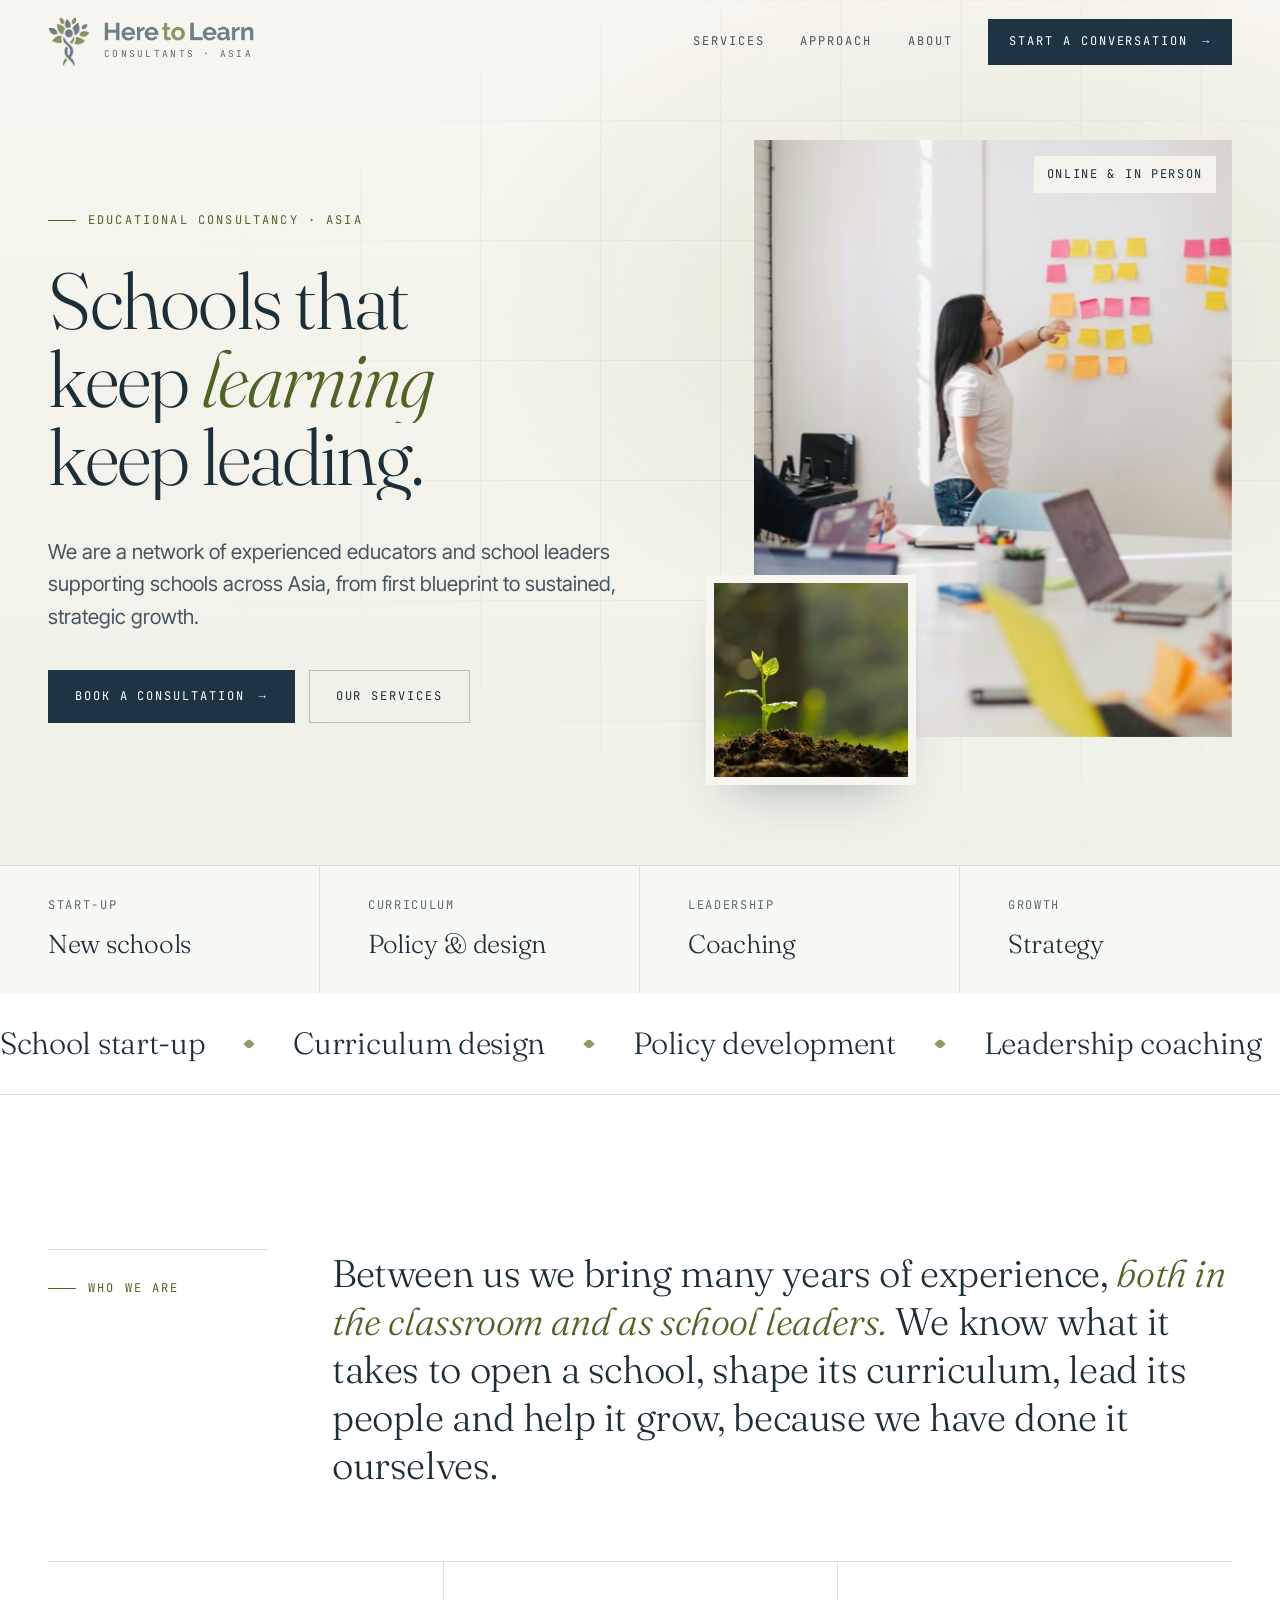
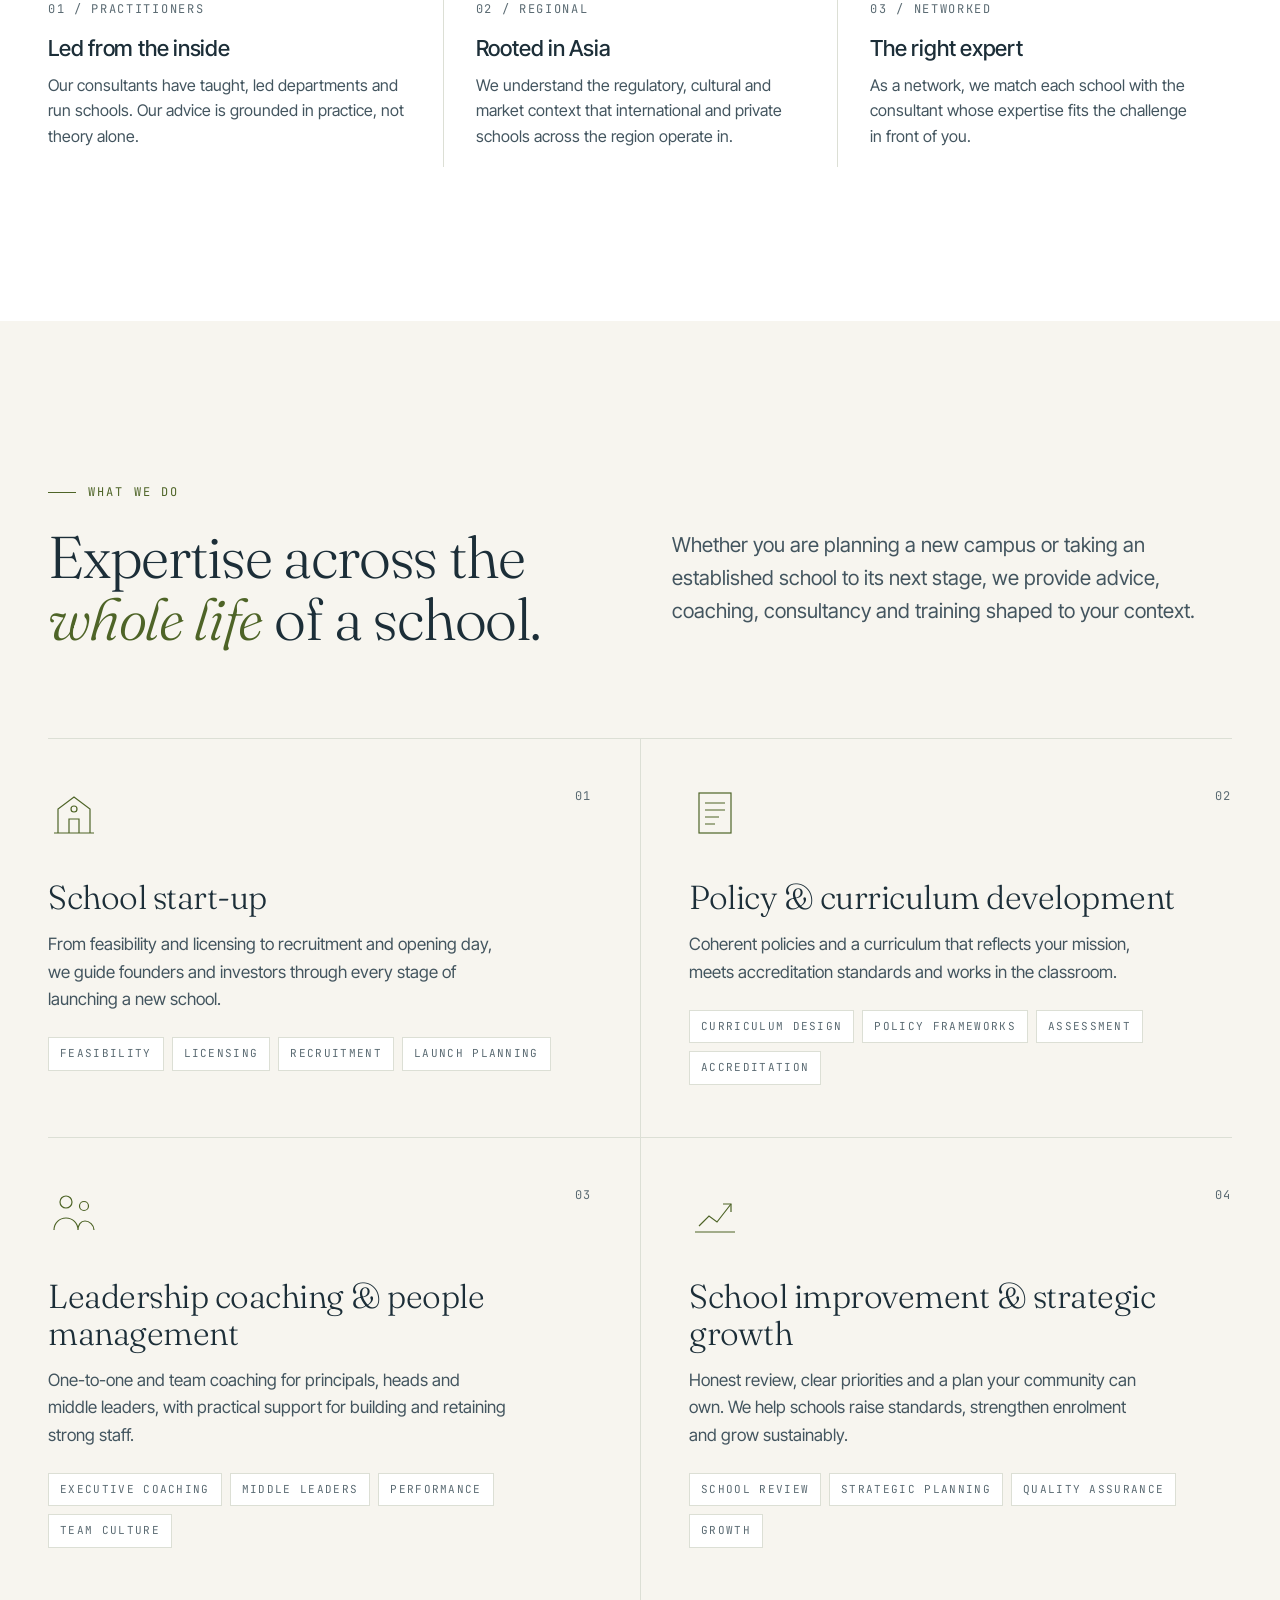
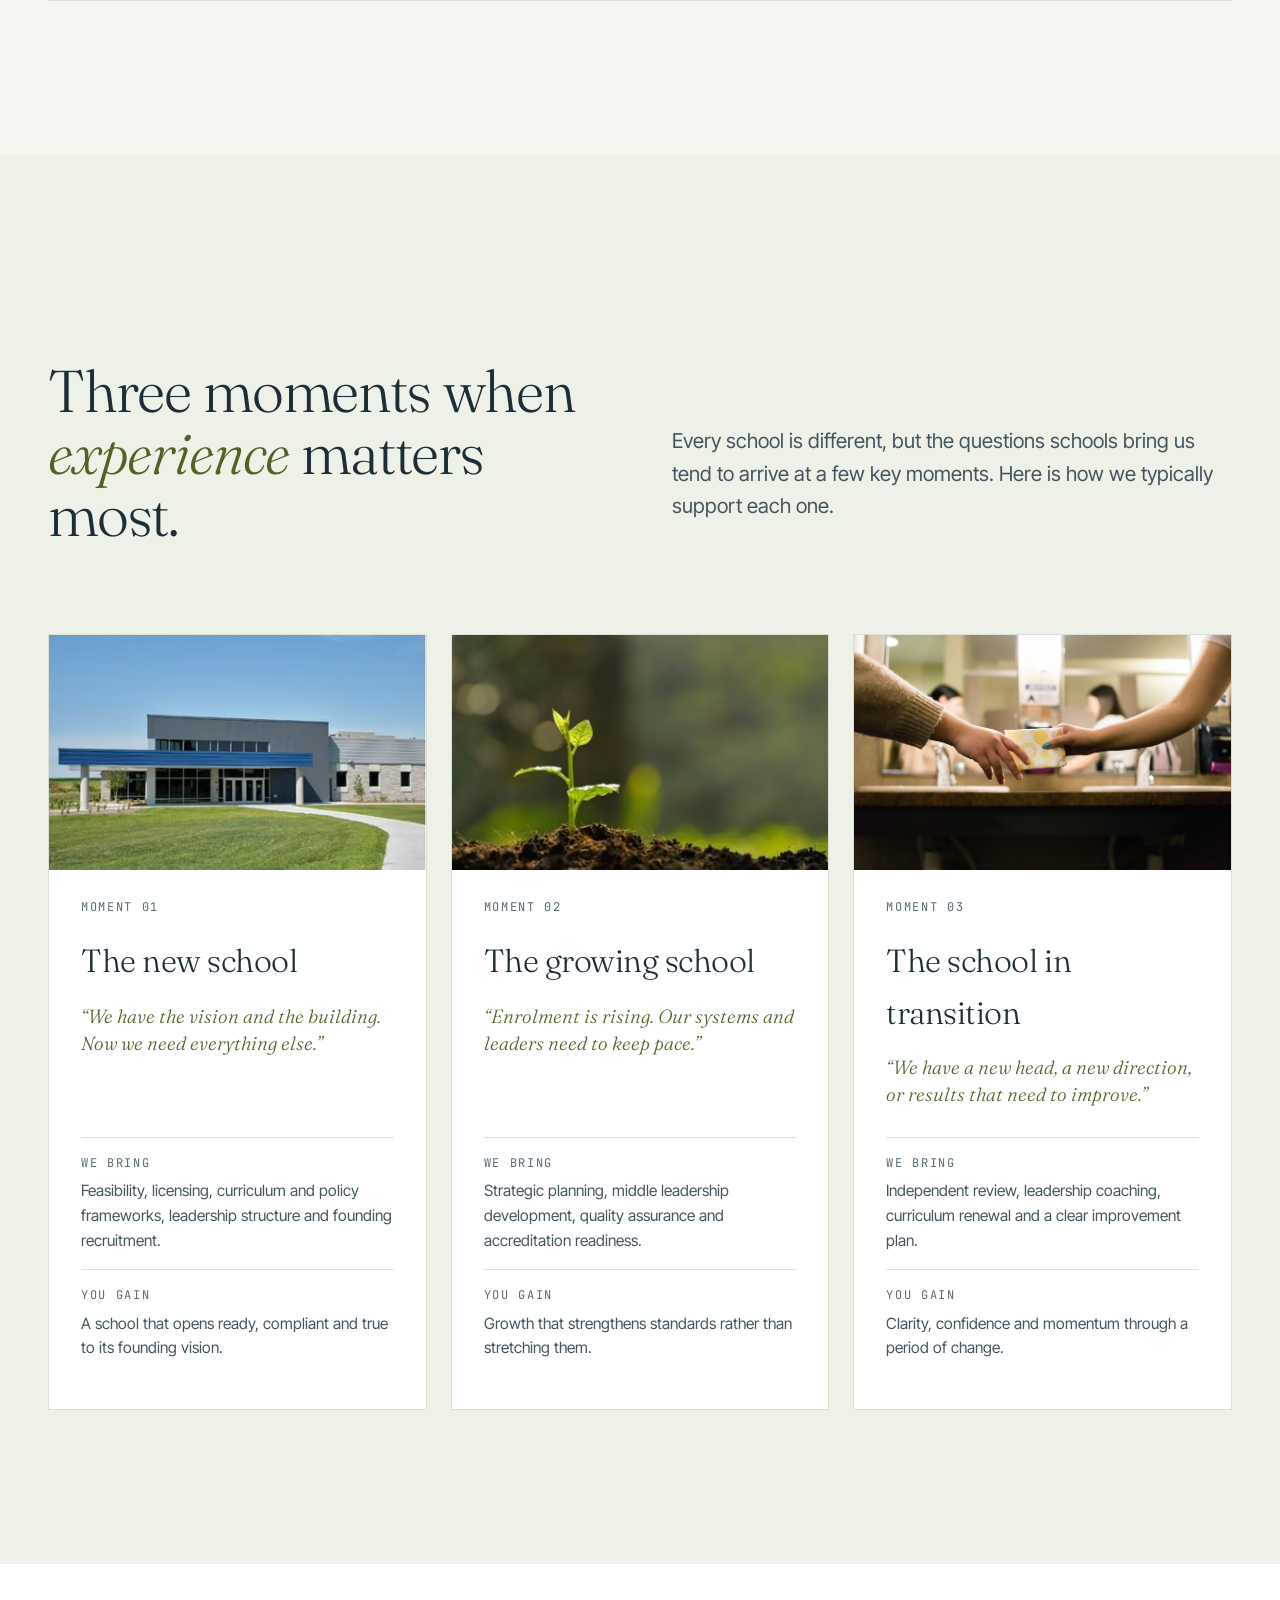
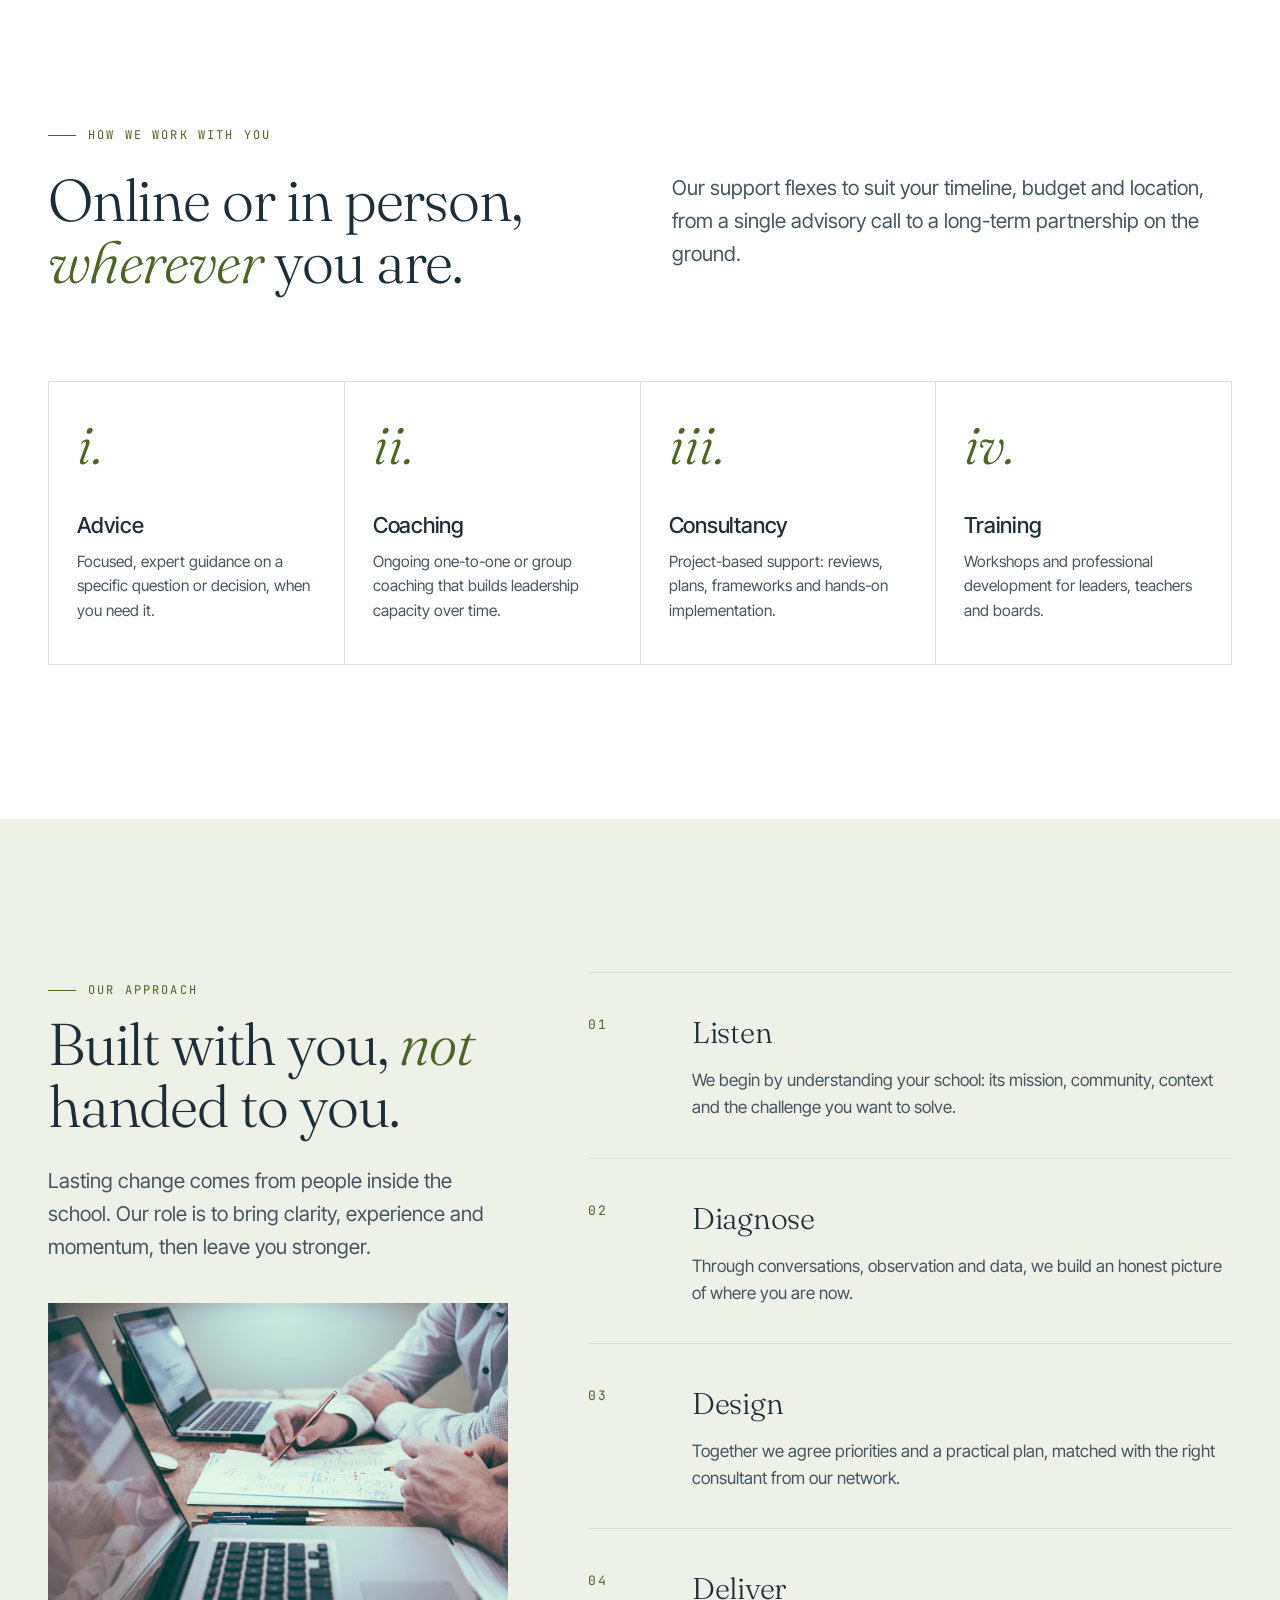
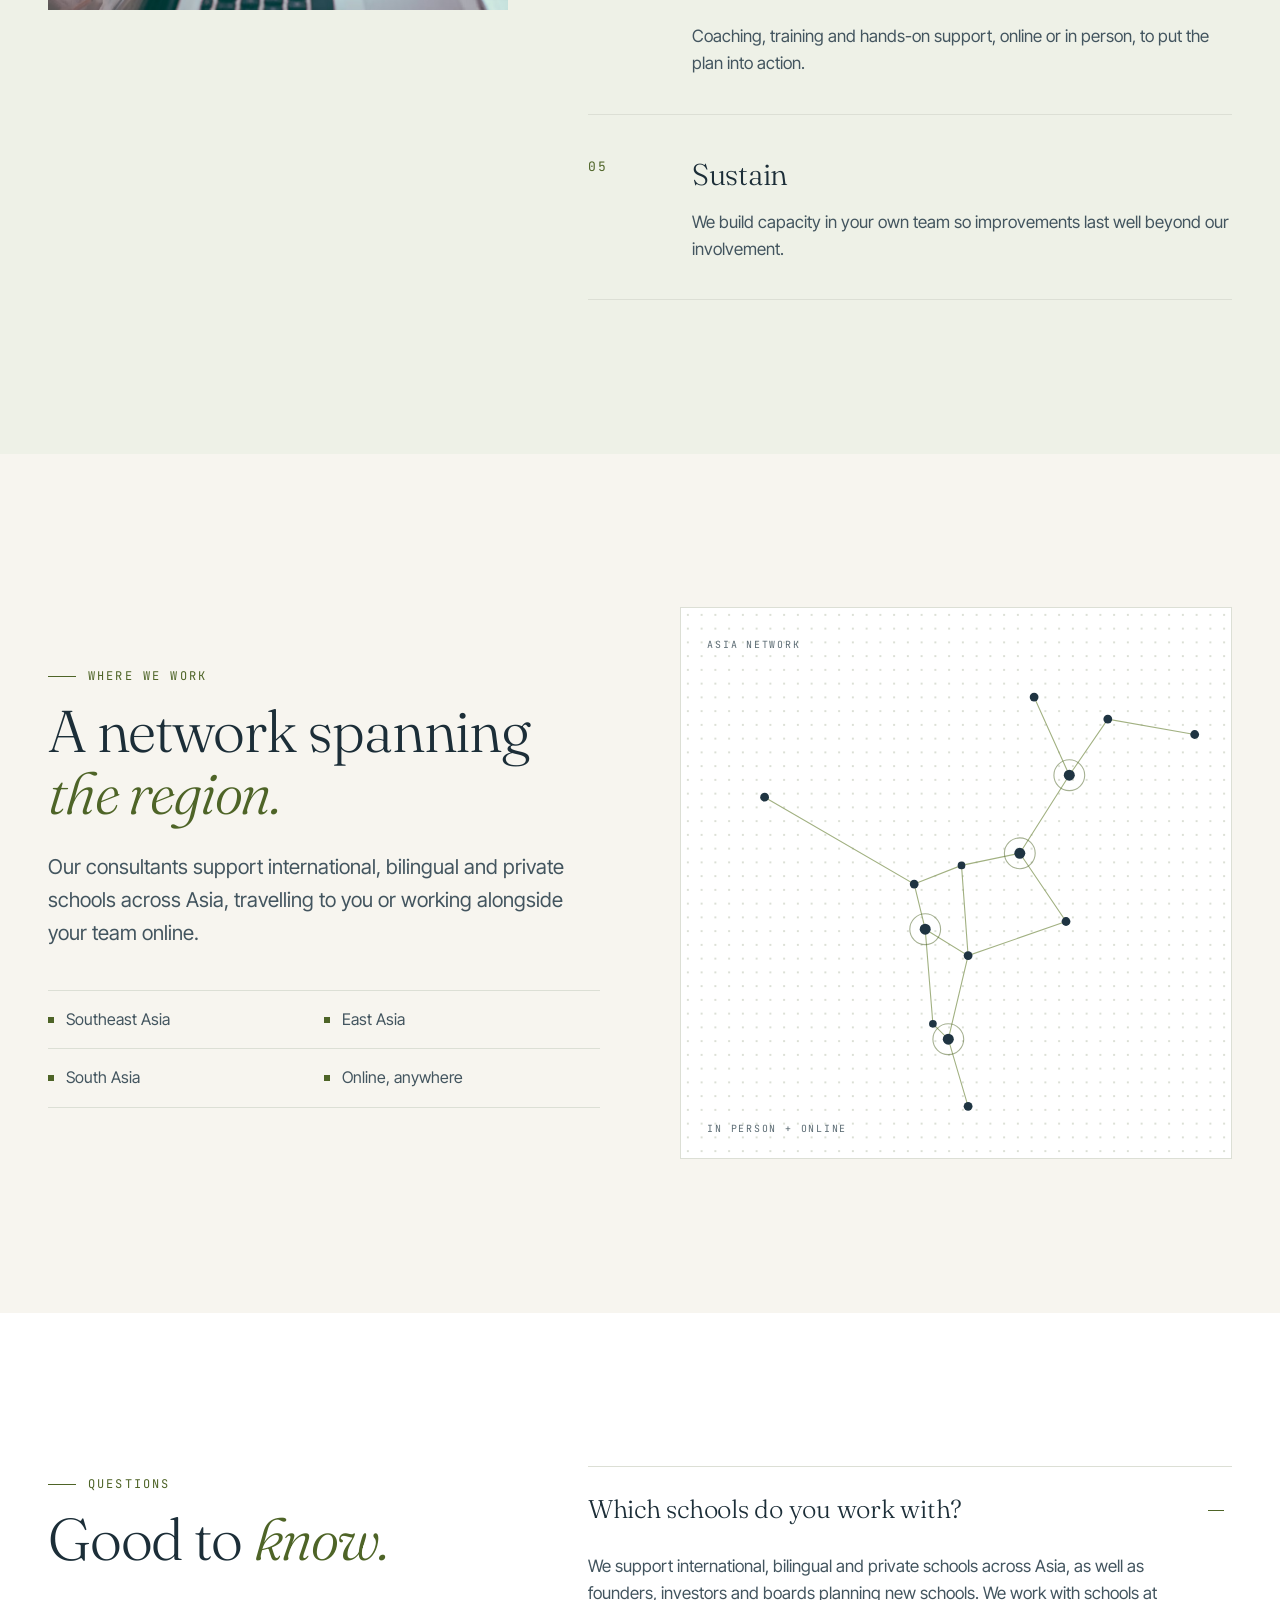
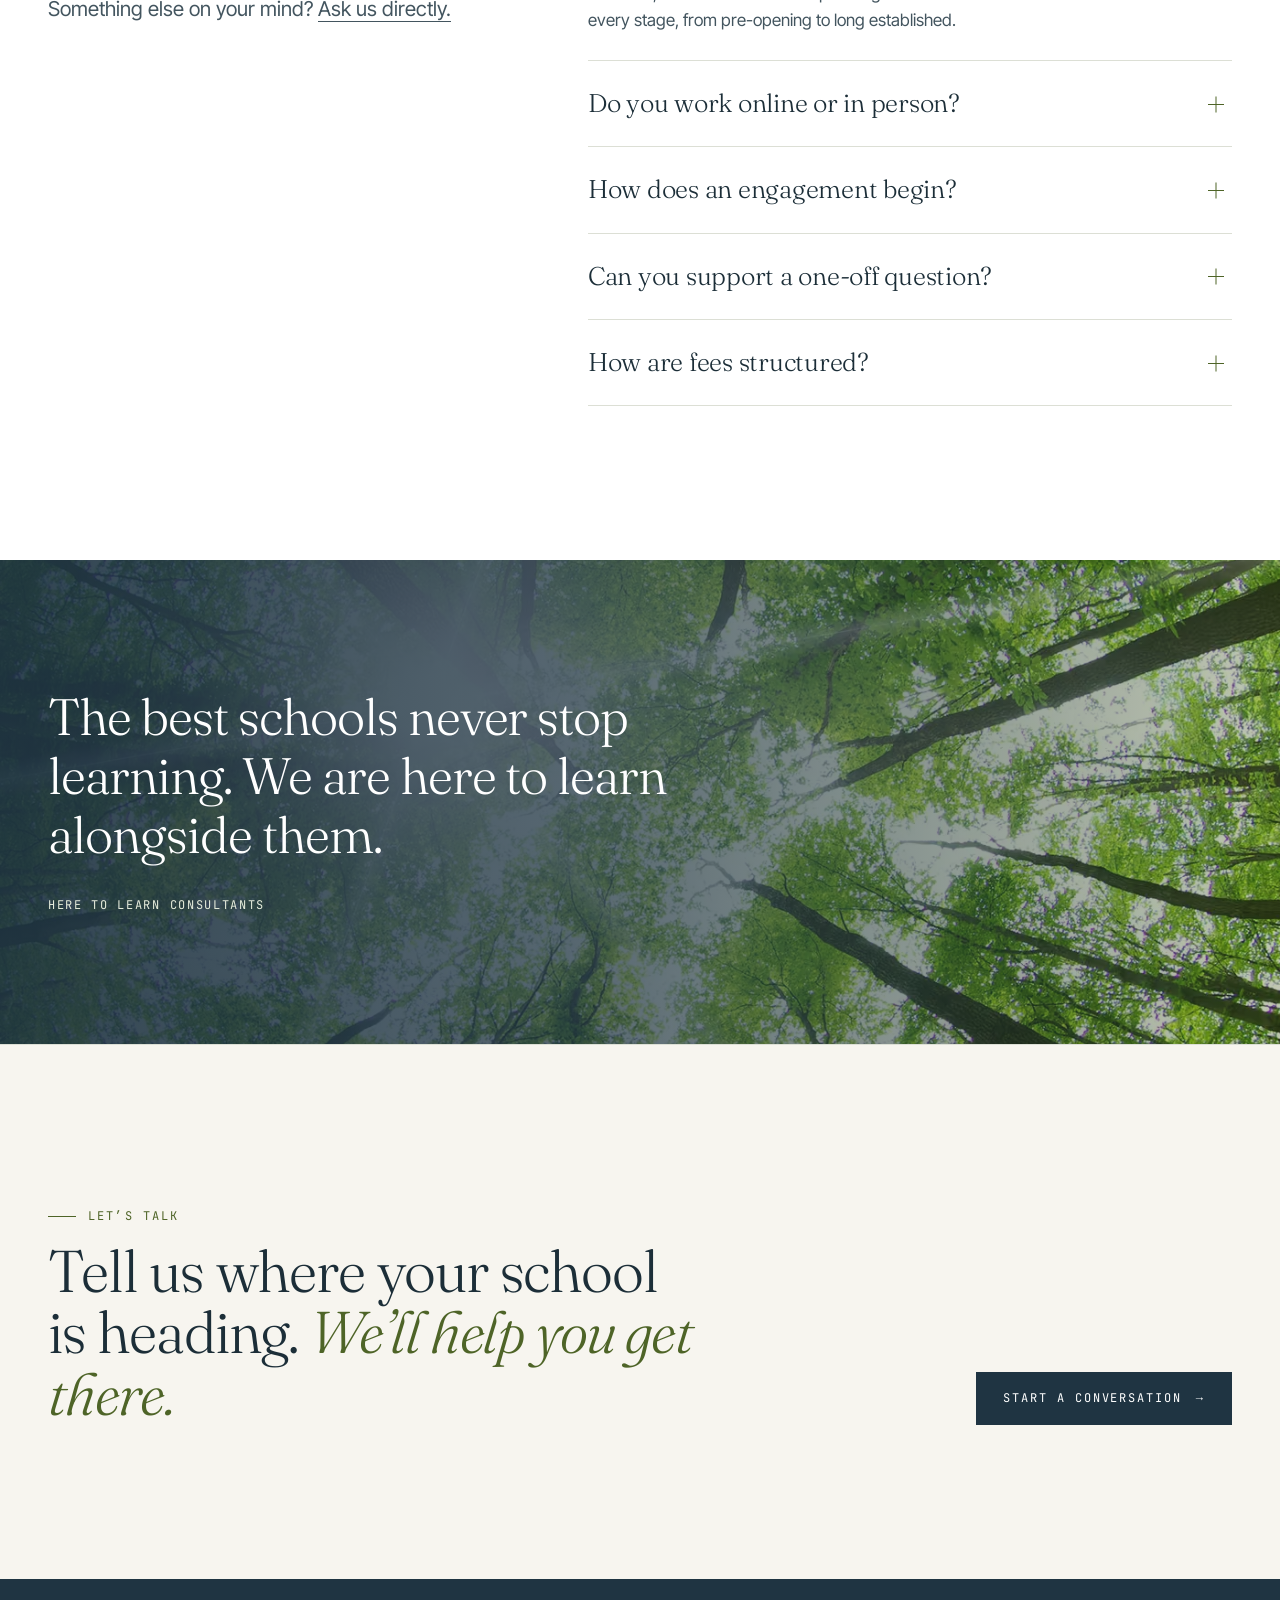
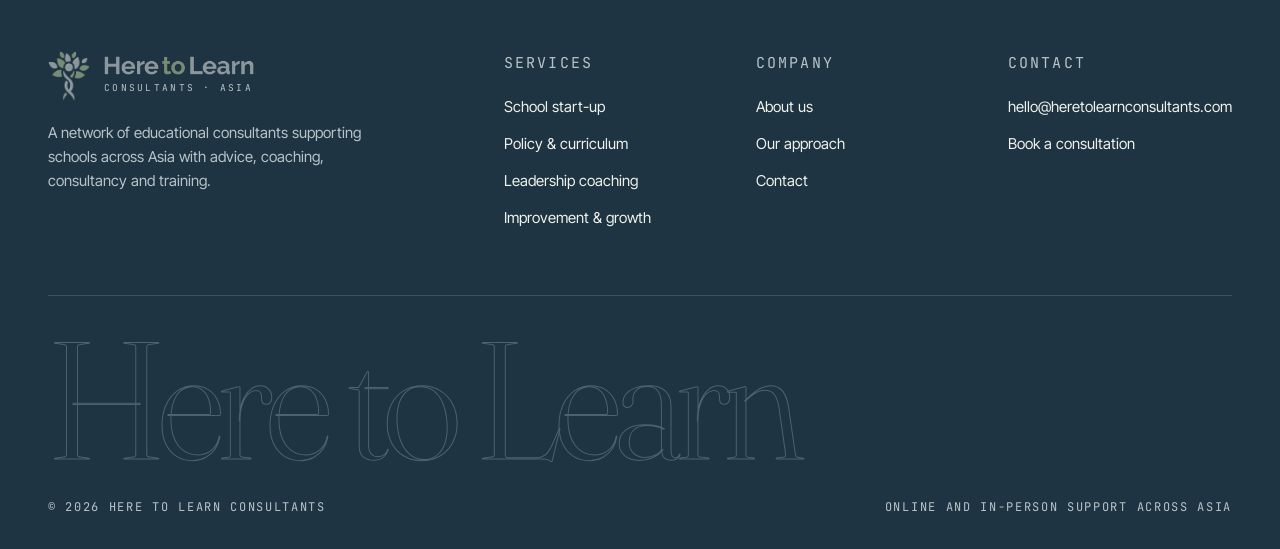
<file: index.html>
<!doctype html>
<html lang="en">
<head>
  <meta charset="utf-8">
  <meta name="viewport" content="width=device-width, initial-scale=1">
  <title>Here to Learn Consultants | Educational Consultancy Across Asia</title>
  <meta name="description" content="A network of experienced educational consultants supporting schools across Asia with school start-up, policy and curriculum development, leadership coaching, school improvement and strategic growth.">
  <meta property="og:title" content="Here to Learn Consultants">
  <meta property="og:description" content="Educational consultancy, coaching and training for schools across Asia. Online and in person.">
  <meta property="og:type" content="website">
  <meta name="theme-color" content="#f7f5ef">
  <link rel="canonical" href="https://heretolearnconsultants2.pages.dev/">
  <meta property="og:url" content="https://heretolearnconsultants2.pages.dev/">
  <meta property="og:image" content="https://heretolearnconsultants2.pages.dev/images/heretolearnconsultants-here-to-learn-og-share.jpg">
  <meta property="og:image:width" content="1200">
  <meta property="og:image:height" content="630">
  <meta property="og:site_name" content="Here to Learn Consultants">
  <meta name="twitter:card" content="summary_large_image">
  <link rel="apple-touch-icon" href="assets/img/apple-touch-icon.png">
  <link rel="icon" href="assets/img/favicon.png" type="image/png">
  <link rel="preload" href="assets/fonts/Fraunces-latin.woff2" as="font" type="font/woff2" crossorigin>
  <link rel="preload" href="assets/fonts/InterTight-latin.woff2" as="font" type="font/woff2" crossorigin>
  <link rel="stylesheet" href="assets/css/styles.css">
  <script type="application/ld+json">{"@context": "https://schema.org", "@type": "ProfessionalService", "name": "Here to Learn Consultants", "url": "https://heretolearnconsultants2.pages.dev/", "logo": "https://heretolearnconsultants2.pages.dev/assets/img/apple-touch-icon.png", "image": "https://heretolearnconsultants2.pages.dev/images/heretolearnconsultants-here-to-learn-og-share.jpg", "description": "A network of educational consultants supporting schools across Asia with school start-up, policy and curriculum development, leadership coaching, school improvement and strategic growth.", "email": "hello@heretolearnconsultants.com", "areaServed": {"@type": "Place", "name": "Asia"}, "knowsAbout": ["School start-up", "Curriculum development", "Education policy", "Leadership coaching", "People management", "School improvement", "Strategic planning", "Accreditation"], "hasOfferCatalog": {"@type": "OfferCatalog", "name": "Educational consultancy services", "itemListElement": [{"@type": "Offer", "itemOffered": {"@type": "Service", "name": "School start-up"}}, {"@type": "Offer", "itemOffered": {"@type": "Service", "name": "Policy and curriculum development"}}, {"@type": "Offer", "itemOffered": {"@type": "Service", "name": "Leadership coaching and people management"}}, {"@type": "Offer", "itemOffered": {"@type": "Service", "name": "School improvement and strategic growth"}}]}}</script>
  <script type="application/ld+json">{"@context": "https://schema.org", "@type": "FAQPage", "mainEntity": [{"@type": "Question", "name": "Which schools do you work with?", "acceptedAnswer": {"@type": "Answer", "text": "We support international, bilingual and private schools across Asia, as well as founders, investors and boards planning new schools. We work with schools at every stage, from pre-opening to long established."}}, {"@type": "Question", "name": "Do you work online or in person?", "acceptedAnswer": {"@type": "Answer", "text": "Both. Many engagements combine the two: an on-site visit for review or training, followed by online coaching and advice. We will recommend the mix that suits your goals and budget."}}, {"@type": "Question", "name": "How does an engagement begin?", "acceptedAnswer": {"@type": "Answer", "text": "With a conversation. We listen to what you are working on, then match you with the right consultant from our network and send a clear proposal outlining scope, timeline and fees."}}, {"@type": "Question", "name": "Can you support a one-off question?", "acceptedAnswer": {"@type": "Answer", "text": "Yes. Alongside longer projects, we offer focused advisory sessions for a single decision, document or challenge."}}, {"@type": "Question", "name": "How are fees structured?", "acceptedAnswer": {"@type": "Answer", "text": "Every engagement is scoped individually. After an initial conversation we send a clear proposal with fees agreed before any work begins."}}]}</script>
</head>
<body>
<a class="skip-link" href="#main">Skip to content</a>

<header class="site-header">
  <div class="wrap nav">
    <a href="index.html" class="brand" aria-label="Here to Learn Consultants, home">
      <img class="brand-mark" src="images/heretolearnconsultants-here-to-learn-logo-mark-192w.webp" alt="" width="42" height="50"><span class="brand-word"><img src="images/heretolearnconsultants-here-to-learn-wordmark-512w.webp" alt="Here to Learn" width="150" height="19"><small>Consultants &middot; Asia</small></span>
    </a>
    <button class="nav-toggle" aria-label="Menu" aria-expanded="false" aria-controls="nav-links"><span></span><span></span><span></span></button>
    <nav class="nav-links" id="nav-links">
      <a href="services.html">Services</a>
      <a href="index.html#approach">Approach</a>
      <a href="about.html">About</a>
      <a href="contact.html" class="btn">Start a conversation <span class="arrow">&rarr;</span></a>
    </nav>
  </div>
</header>

<main id="main">
  <!-- Hero -->
  <section class="hero">
    <div class="hero-grid" aria-hidden="true"></div>

    <div class="wrap hero-inner">
      <div class="hero-copy">
      <p class="eyebrow hero-in" style="--d:.1s">Educational consultancy &middot; Asia</p>
      <h1 class="display hero-title"><span class="line"><span style="--d:.2s">Schools that</span></span> <span class="line"><span style="--d:.32s">keep <em>learning</em></span></span> <span class="line"><span style="--d:.44s">keep leading.</span></span></h1>
      <div class="hero-foot">
        <p class="lede hero-in" style="--d:.7s">We are a network of experienced educators and school leaders supporting schools across Asia, from first blueprint to sustained, strategic growth.</p>
        <div class="hero-actions hero-in" style="--d:.8s">
          <a href="contact.html" class="btn">Book a consultation <span class="arrow">&rarr;</span></a>
          <a href="services.html" class="btn btn--ghost">Our services</a>
        </div>
      </div>
      </div>
      <div class="hero-media">
        <figure class="hero-photo"><picture><source type="image/avif" srcset="images/heretolearnconsultants-here-to-learn-teacher-workshop-sticky-notes-800w.avif 800w, images/heretolearnconsultants-here-to-learn-teacher-workshop-sticky-notes-1600w.avif 1600w" sizes="(max-width: 860px) 100vw, 46vw"><source type="image/webp" srcset="images/heretolearnconsultants-here-to-learn-teacher-workshop-sticky-notes-800w.webp 800w, images/heretolearnconsultants-here-to-learn-teacher-workshop-sticky-notes-1600w.webp 1600w" sizes="(max-width: 860px) 100vw, 46vw"><img src="images/heretolearnconsultants-here-to-learn-teacher-workshop-sticky-notes-800w.webp" alt="Teachers collaborating in a workshop, planning with sticky notes on a glass wall" width="1600" height="1067" fetchpriority="high"></picture></figure>
        <figure class="hero-inset"><picture><source type="image/avif" srcset="images/heretolearnconsultants-here-to-learn-seedling-growing-from-soil-400w.avif 400w, images/heretolearnconsultants-here-to-learn-seedling-growing-from-soil-800w.avif 800w" sizes="(max-width: 860px) 40vw, 18vw"><source type="image/webp" srcset="images/heretolearnconsultants-here-to-learn-seedling-growing-from-soil-400w.webp 400w, images/heretolearnconsultants-here-to-learn-seedling-growing-from-soil-800w.webp 800w" sizes="(max-width: 860px) 40vw, 18vw"><img src="images/heretolearnconsultants-here-to-learn-seedling-growing-from-soil-400w.webp" alt="A seedling growing from the soil" width="800" height="600" loading="lazy" decoding="async"></picture></figure>
        <span class="hero-tag mono">Online &amp; in person</span>
      </div>
    </div>

    <div class="hero-strip">
      <div><span class="mono">Start-up</span><b>New schools</b></div>
      <div><span class="mono">Curriculum</span><b>Policy &amp; design</b></div>
      <div><span class="mono">Leadership</span><b>Coaching</b></div>
      <div><span class="mono">Growth</span><b>Strategy</b></div>
    </div>
  </section>

  <!-- Marquee -->
  <div class="marquee" aria-hidden="true">
    <div class="marquee-track">
      <span>School start-up</span><i></i><span>Curriculum design</span><i></i><span>Policy development</span><i></i><span>Leadership coaching</span><i></i><span>People management</span><i></i><span>School improvement</span><i></i><span>Strategic growth</span><i></i><span>Accreditation</span><i></i><span>Training</span><i></i>
      <span>School start-up</span><i></i><span>Curriculum design</span><i></i><span>Policy development</span><i></i><span>Leadership coaching</span><i></i><span>People management</span><i></i><span>School improvement</span><i></i><span>Strategic growth</span><i></i><span>Accreditation</span><i></i><span>Training</span><i></i>
    </div>
  </div>

  <!-- Statement -->
  <section class="section section--paper">
    <div class="wrap">
      <div class="statement">
        <div class="statement-meta reveal">
          <p class="eyebrow">Who we are</p>
        </div>
        <h2 class="big reveal">Between us we bring many years of experience, <span>both in the classroom and as school leaders.</span> We know what it takes to open a school, shape its curriculum, lead its people and help it grow, because we have done it ourselves.</h2>
      </div>
      <div class="statement-cols">
        <div class="reveal">
          <span class="mono">01 / Practitioners</span>
          <h3 class="h3">Led from the inside</h3>
          <p>Our consultants have taught, led departments and run schools. Our advice is grounded in practice, not theory alone.</p>
        </div>
        <div class="reveal">
          <span class="mono">02 / Regional</span>
          <h3 class="h3">Rooted in Asia</h3>
          <p>We understand the regulatory, cultural and market context that international and private schools across the region operate in.</p>
        </div>
        <div class="reveal">
          <span class="mono">03 / Networked</span>
          <h3 class="h3">The right expert</h3>
          <p>As a network, we match each school with the consultant whose expertise fits the challenge in front of you.</p>
        </div>
      </div>
    </div>
  </section>

  <!-- Services -->
  <section class="section" id="services">
    <div class="wrap">
      <div class="section-head">
        <div>
          <p class="eyebrow reveal">What we do</p>
          <h2 class="h2 reveal">Expertise across the <em>whole life</em> of a school.</h2>
        </div>
        <p class="lede reveal">Whether you are planning a new campus or taking an established school to its next stage, we provide advice, coaching, consultancy and training shaped to your context.</p>
      </div>

      <div class="services">
        <article class="service reveal">
          <div class="service-top">
            <svg class="service-icon" viewBox="0 0 52 52" fill="none" stroke="currentColor" stroke-width="1.2"><path d="M6 46h40M10 46V22l16-12 16 12v24"/><path d="M21 46V32h10v14"/><circle cx="26" cy="22" r="3"/></svg>
            <span class="mono">01</span>
          </div>
          <h3>School start-up</h3>
          <p>From feasibility and licensing to recruitment and opening day, we guide founders and investors through every stage of launching a new school.</p>
          <ul><li>Feasibility</li><li>Licensing</li><li>Recruitment</li><li>Launch planning</li></ul>
        </article>

        <article class="service reveal">
          <div class="service-top">
            <svg class="service-icon" viewBox="0 0 52 52" fill="none" stroke="currentColor" stroke-width="1.2"><rect x="10" y="6" width="32" height="40"/><path d="M16 16h20M16 23h20M16 30h14M16 37h10"/></svg>
            <span class="mono">02</span>
          </div>
          <h3>Policy &amp; curriculum development</h3>
          <p>Coherent policies and a curriculum that reflects your mission, meets accreditation standards and works in the classroom.</p>
          <ul><li>Curriculum design</li><li>Policy frameworks</li><li>Assessment</li><li>Accreditation</li></ul>
        </article>

        <article class="service reveal">
          <div class="service-top">
            <svg class="service-icon" viewBox="0 0 52 52" fill="none" stroke="currentColor" stroke-width="1.2"><circle cx="18" cy="16" r="6"/><circle cx="36" cy="20" r="4.5"/><path d="M6 44c0-7 5.5-12 12-12s12 5 12 12M30 44c0-5 2.7-9 7-9s9 4 9 9"/></svg>
            <span class="mono">03</span>
          </div>
          <h3>Leadership coaching &amp; people management</h3>
          <p>One-to-one and team coaching for principals, heads and middle leaders, with practical support for building and retaining strong staff.</p>
          <ul><li>Executive coaching</li><li>Middle leaders</li><li>Performance</li><li>Team culture</li></ul>
        </article>

        <article class="service reveal">
          <div class="service-top">
            <svg class="service-icon" viewBox="0 0 52 52" fill="none" stroke="currentColor" stroke-width="1.2"><path d="M6 46h40"/><path d="M10 40l10-10 8 6 14-18"/><path d="M34 18h8v8"/></svg>
            <span class="mono">04</span>
          </div>
          <h3>School improvement &amp; strategic growth</h3>
          <p>Honest review, clear priorities and a plan your community can own. We help schools raise standards, strengthen enrolment and grow sustainably.</p>
          <ul><li>School review</li><li>Strategic planning</li><li>Quality assurance</li><li>Growth</li></ul>
        </article>
      </div>
    </div>
  </section>

  <!-- Scenarios -->
  <section class="section section--steel">
    <div class="wrap">
      <div class="section-head">
        <div>
          <p class="eyebrow reveal">Where we help</p>
          <h2 class="h2 reveal">Three moments when <em>experience</em> matters most.</h2>
        </div>
        <p class="lede reveal">Every school is different, but the questions schools bring us tend to arrive at a few key moments. Here is how we typically support each one.</p>
      </div>
      <div class="scenarios">
        <article class="scenario reveal">
          <figure class="scenario-img"><picture><source type="image/avif" srcset="images/heretolearnconsultants-here-to-learn-new-school-building-exterior-400w.avif 400w" sizes="(max-width: 1080px) 100vw, 400px"><source type="image/webp" srcset="images/heretolearnconsultants-here-to-learn-new-school-building-exterior-400w.webp 400w" sizes="(max-width: 1080px) 100vw, 400px"><img src="images/heretolearnconsultants-here-to-learn-new-school-building-exterior-400w.webp" alt="A newly built school building" width="400" height="267" loading="lazy" decoding="async"></picture></figure>
          <span class="mono">Moment 01</span>
          <h3>The new school</h3>
          <p class="scenario-q">&ldquo;We have the vision and the building. Now we need everything else.&rdquo;</p>
          <dl>
            <div><dt class="mono">We bring</dt><dd>Feasibility, licensing, curriculum and policy frameworks, leadership structure and founding recruitment.</dd></div>
            <div><dt class="mono">You gain</dt><dd>A school that opens ready, compliant and true to its founding vision.</dd></div>
          </dl>
        </article>
        <article class="scenario reveal">
          <figure class="scenario-img"><picture><source type="image/avif" srcset="images/heretolearnconsultants-here-to-learn-seedling-growing-from-soil-400w.avif 400w, images/heretolearnconsultants-here-to-learn-seedling-growing-from-soil-800w.avif 800w" sizes="(max-width: 1080px) 100vw, 400px"><source type="image/webp" srcset="images/heretolearnconsultants-here-to-learn-seedling-growing-from-soil-400w.webp 400w, images/heretolearnconsultants-here-to-learn-seedling-growing-from-soil-800w.webp 800w" sizes="(max-width: 1080px) 100vw, 400px"><img src="images/heretolearnconsultants-here-to-learn-seedling-growing-from-soil-400w.webp" alt="A young seedling growing upward" width="800" height="600" loading="lazy" decoding="async"></picture></figure>
          <span class="mono">Moment 02</span>
          <h3>The growing school</h3>
          <p class="scenario-q">&ldquo;Enrolment is rising. Our systems and leaders need to keep pace.&rdquo;</p>
          <dl>
            <div><dt class="mono">We bring</dt><dd>Strategic planning, middle leadership development, quality assurance and accreditation readiness.</dd></div>
            <div><dt class="mono">You gain</dt><dd>Growth that strengthens standards rather than stretching them.</dd></div>
          </dl>
        </article>
        <article class="scenario reveal">
          <figure class="scenario-img"><picture><source type="image/avif" srcset="images/heretolearnconsultants-here-to-learn-hands-passing-a-small-gift-800w.avif 800w, images/heretolearnconsultants-here-to-learn-hands-passing-a-small-gift-1600w.avif 1600w" sizes="(max-width: 1080px) 100vw, 400px"><source type="image/webp" srcset="images/heretolearnconsultants-here-to-learn-hands-passing-a-small-gift-800w.webp 800w, images/heretolearnconsultants-here-to-learn-hands-passing-a-small-gift-1600w.webp 1600w" sizes="(max-width: 1080px) 100vw, 400px"><img src="images/heretolearnconsultants-here-to-learn-hands-passing-a-small-gift-800w.webp" alt="One person handing something to another, a handover" width="1600" height="1143" loading="lazy" decoding="async"></picture></figure>
          <span class="mono">Moment 03</span>
          <h3>The school in transition</h3>
          <p class="scenario-q">&ldquo;We have a new head, a new direction, or results that need to improve.&rdquo;</p>
          <dl>
            <div><dt class="mono">We bring</dt><dd>Independent review, leadership coaching, curriculum renewal and a clear improvement plan.</dd></div>
            <div><dt class="mono">You gain</dt><dd>Clarity, confidence and momentum through a period of change.</dd></div>
          </dl>
        </article>
      </div>
    </div>
  </section>

  <!-- Delivery modes -->
  <section class="section section--paper">
    <div class="wrap">
      <div class="section-head">
        <div>
          <p class="eyebrow reveal">How we work with you</p>
          <h2 class="h2 reveal">Online or in person, <em>wherever</em> you are.</h2>
        </div>
        <p class="lede reveal">Our support flexes to suit your timeline, budget and location, from a single advisory call to a long-term partnership on the ground.</p>
      </div>
      <div class="modes">
        <div class="mode reveal"><span class="num">i.</span><h3 class="h3">Advice</h3><p>Focused, expert guidance on a specific question or decision, when you need it.</p></div>
        <div class="mode reveal"><span class="num">ii.</span><h3 class="h3">Coaching</h3><p>Ongoing one-to-one or group coaching that builds leadership capacity over time.</p></div>
        <div class="mode reveal"><span class="num">iii.</span><h3 class="h3">Consultancy</h3><p>Project-based support: reviews, plans, frameworks and hands-on implementation.</p></div>
        <div class="mode reveal"><span class="num">iv.</span><h3 class="h3">Training</h3><p>Workshops and professional development for leaders, teachers and boards.</p></div>
      </div>
    </div>
  </section>

  <!-- Approach -->
  <section class="section section--steel" id="approach">
    <div class="wrap approach">
      <div class="approach-sticky">
        <p class="eyebrow reveal">Our approach</p>
        <h2 class="h2 reveal">Built with you, <em>not</em> handed to you.</h2>
        <p class="lede reveal" style="margin-top:28px">Lasting change comes from people inside the school. Our role is to bring clarity, experience and momentum, then leave you stronger.</p>
        <figure class="approach-img reveal"><picture><source type="image/avif" srcset="images/heretolearnconsultants-here-to-learn-planning-notes-beside-laptops-800w.avif 800w, images/heretolearnconsultants-here-to-learn-planning-notes-beside-laptops-1600w.avif 1600w" sizes="(max-width: 1080px) 100vw, 480px"><source type="image/webp" srcset="images/heretolearnconsultants-here-to-learn-planning-notes-beside-laptops-800w.webp 800w, images/heretolearnconsultants-here-to-learn-planning-notes-beside-laptops-1600w.webp 1600w" sizes="(max-width: 1080px) 100vw, 480px"><img src="images/heretolearnconsultants-here-to-learn-planning-notes-beside-laptops-800w.webp" alt="Two people planning with notes beside their laptops" width="1600" height="1068" loading="lazy" decoding="async"></picture></figure>
      </div>
      <div class="steps">
        <div class="step reveal"><div><h3>Listen</h3><p>We begin by understanding your school: its mission, community, context and the challenge you want to solve.</p></div></div>
        <div class="step reveal"><div><h3>Diagnose</h3><p>Through conversations, observation and data, we build an honest picture of where you are now.</p></div></div>
        <div class="step reveal"><div><h3>Design</h3><p>Together we agree priorities and a practical plan, matched with the right consultant from our network.</p></div></div>
        <div class="step reveal"><div><h3>Deliver</h3><p>Coaching, training and hands-on support, online or in person, to put the plan into action.</p></div></div>
        <div class="step reveal"><div><h3>Sustain</h3><p>We build capacity in your own team so improvements last well beyond our involvement.</p></div></div>
      </div>
    </div>
  </section>

  <!-- Region -->
  <section class="section">
    <div class="wrap region">
      <div>
        <p class="eyebrow reveal">Where we work</p>
        <h2 class="h2 reveal">A network spanning <em>the region.</em></h2>
        <p class="lede reveal" style="margin-top:28px">Our consultants support international, bilingual and private schools across Asia, travelling to you or working alongside your team online.</p>
        <ul class="region-list reveal">
          <li>Southeast Asia</li>
          <li>East Asia</li>
          <li>South Asia</li>
          <li>Online, anywhere</li>
        </ul>
      </div>
      <div class="region-map reveal" aria-hidden="true">
        <svg viewBox="0 0 500 500">
          <defs>
            <pattern id="dots" width="12.5" height="12.5" patternUnits="userSpaceOnUse">
              <circle cx="6.25" cy="6.25" r="1" fill="#d3d8cc"/>
            </pattern>
          </defs>
          <rect width="500" height="500" fill="url(#dots)"/>
          <g fill="none" stroke="#8a9d62" stroke-width="1" opacity=".8">
            <path d="M76 172 212 251 222 292 229 378 243 392 261 453"/>
            <path d="M212 251 255 234 308 223 353 152 321 81"/>
            <path d="M353 152 388 101 467 115"/>
            <path d="M222 292 261 316 350 285 308 223"/>
            <path d="M255 234 261 316 243 392"/>
          </g>
          <g fill="#1f3442">
            <circle cx="76" cy="172" r="4"/><circle cx="212" cy="251" r="4"/><circle cx="222" cy="292" r="5"/>
            <circle cx="229" cy="378" r="3.5"/><circle cx="243" cy="392" r="5"/><circle cx="261" cy="453" r="4"/>
            <circle cx="261" cy="316" r="4"/><circle cx="255" cy="234" r="3.5"/><circle cx="308" cy="223" r="5"/>
            <circle cx="353" cy="152" r="5"/><circle cx="321" cy="81" r="4"/><circle cx="388" cy="101" r="4"/>
            <circle cx="467" cy="115" r="4"/><circle cx="350" cy="285" r="4"/>
          </g>
          <g fill="none" stroke="#4e6427" opacity=".5">
            <circle cx="222" cy="292" r="14"/><circle cx="243" cy="392" r="14"/><circle cx="308" cy="223" r="14"/><circle cx="353" cy="152" r="14"/>
          </g>
          <g font-family="JetBrains Mono, monospace" font-size="9" letter-spacing="1.6" fill="#5b6b73">
            <text x="24" y="36">ASIA NETWORK</text>
            <text x="24" y="476">IN PERSON + ONLINE</text>
          </g>
        </svg>
      </div>
    </div>
  </section>

  <!-- FAQ -->
  <section class="section section--paper" id="faq">
    <div class="wrap faq-wrap">
      <div>
        <p class="eyebrow reveal">Questions</p>
        <h2 class="h2 reveal">Good to <em>know.</em></h2>
        <p class="lede reveal" style="margin-top:24px">Something else on your mind? <a href="contact.html" class="link">Ask us directly.</a></p>
      </div>
      <div class="faq">
        <details class="reveal" open>
          <summary>Which schools do you work with?</summary>
          <p>We support international, bilingual and private schools across Asia, as well as founders, investors and boards planning new schools. We work with schools at every stage, from pre-opening to long established.</p>
        </details>
        <details class="reveal">
          <summary>Do you work online or in person?</summary>
          <p>Both. Many engagements combine the two: an on-site visit for review or training, followed by online coaching and advice. We will recommend the mix that suits your goals and budget.</p>
        </details>
        <details class="reveal">
          <summary>How does an engagement begin?</summary>
          <p>With a conversation. We listen to what you are working on, then match you with the right consultant from our network and send a clear proposal outlining scope, timeline and fees.</p>
        </details>
        <details class="reveal">
          <summary>Can you support a one-off question?</summary>
          <p>Yes. Alongside longer projects, we offer focused advisory sessions for a single decision, document or challenge.</p>
        </details>
        <details class="reveal">
          <summary>How are fees structured?</summary>
          <p>Every engagement is scoped individually. After an initial conversation we send a clear proposal with fees agreed before any work begins.</p>
        </details>
      </div>
    </div>
  </section>

  <!-- Quote -->
  <section class="quote-band">
    <div class="quote-bg" aria-hidden="true"><picture><source type="image/avif" srcset="images/heretolearnconsultants-here-to-learn-sunlight-through-forest-canopy-768w.avif 768w, images/heretolearnconsultants-here-to-learn-sunlight-through-forest-canopy-1399w.avif 1399w" sizes="100vw"><source type="image/webp" srcset="images/heretolearnconsultants-here-to-learn-sunlight-through-forest-canopy-768w.webp 768w, images/heretolearnconsultants-here-to-learn-sunlight-through-forest-canopy-1399w.webp 1399w" sizes="100vw"><img src="images/heretolearnconsultants-here-to-learn-sunlight-through-forest-canopy-768w.webp" alt="" width="1399" height="936" loading="lazy" decoding="async"></picture></div>
    <div class="wrap">
      <blockquote class="reveal">The best schools never stop learning. We are here to learn alongside them.</blockquote>
      <span class="mono reveal">Here to Learn Consultants</span>
    </div>
  </section>

  <!-- CTA -->
  <section class="cta">
    <div class="wrap cta-inner">
      <div>
        <p class="eyebrow reveal">Let&rsquo;s talk</p>
        <h2 class="h2 reveal">Tell us where your school is heading. <em>We&rsquo;ll help you get there.</em></h2>
      </div>
      <div class="actions reveal">
        <a href="contact.html" class="btn">Start a conversation <span class="arrow">&rarr;</span></a>
      </div>
    </div>
  </section>
</main>

<footer class="site-footer">
  <div class="wrap">
    <div class="footer-top">
      <div>
        <a href="index.html" class="brand"><img class="brand-mark" src="images/heretolearnconsultants-here-to-learn-logo-mark-light-192w.webp" alt="" width="42" height="50"><span class="brand-word"><img src="images/heretolearnconsultants-here-to-learn-wordmark-light-512w.webp" alt="Here to Learn" width="150" height="19"><small>Consultants &middot; Asia</small></span></a>
        <p>A network of educational consultants supporting schools across Asia with advice, coaching, consultancy and training.</p>
      </div>
      <div>
        <p class="mono footer-h">Services</p>
        <ul>
          <li><a href="services.html#start-up">School start-up</a></li>
          <li><a href="services.html#curriculum">Policy &amp; curriculum</a></li>
          <li><a href="services.html#leadership">Leadership coaching</a></li>
          <li><a href="services.html#growth">Improvement &amp; growth</a></li>
        </ul>
      </div>
      <div>
        <p class="mono footer-h">Company</p>
        <ul>
          <li><a href="about.html">About us</a></li>
          <li><a href="index.html#approach">Our approach</a></li>
          <li><a href="contact.html">Contact</a></li>
        </ul>
      </div>
      <div>
        <p class="mono footer-h">Contact</p>
        <ul>
          <li><a href="mailto:hello@heretolearnconsultants.com">hello@heretolearnconsultants.com</a></li>
          <li><a href="contact.html">Book a consultation</a></li>
        </ul>
      </div>
    </div>
    <div class="footer-word" aria-hidden="true">Here to Learn</div>
    <div class="footer-bottom">
      <span class="mono">&copy; <span data-year>2026</span> Here to Learn Consultants</span>
      <span class="mono">Online and in-person support across Asia</span>
    </div>
  </div>
</footer>

<script src="assets/js/main.js"></script>
</body>
</html>
</file>
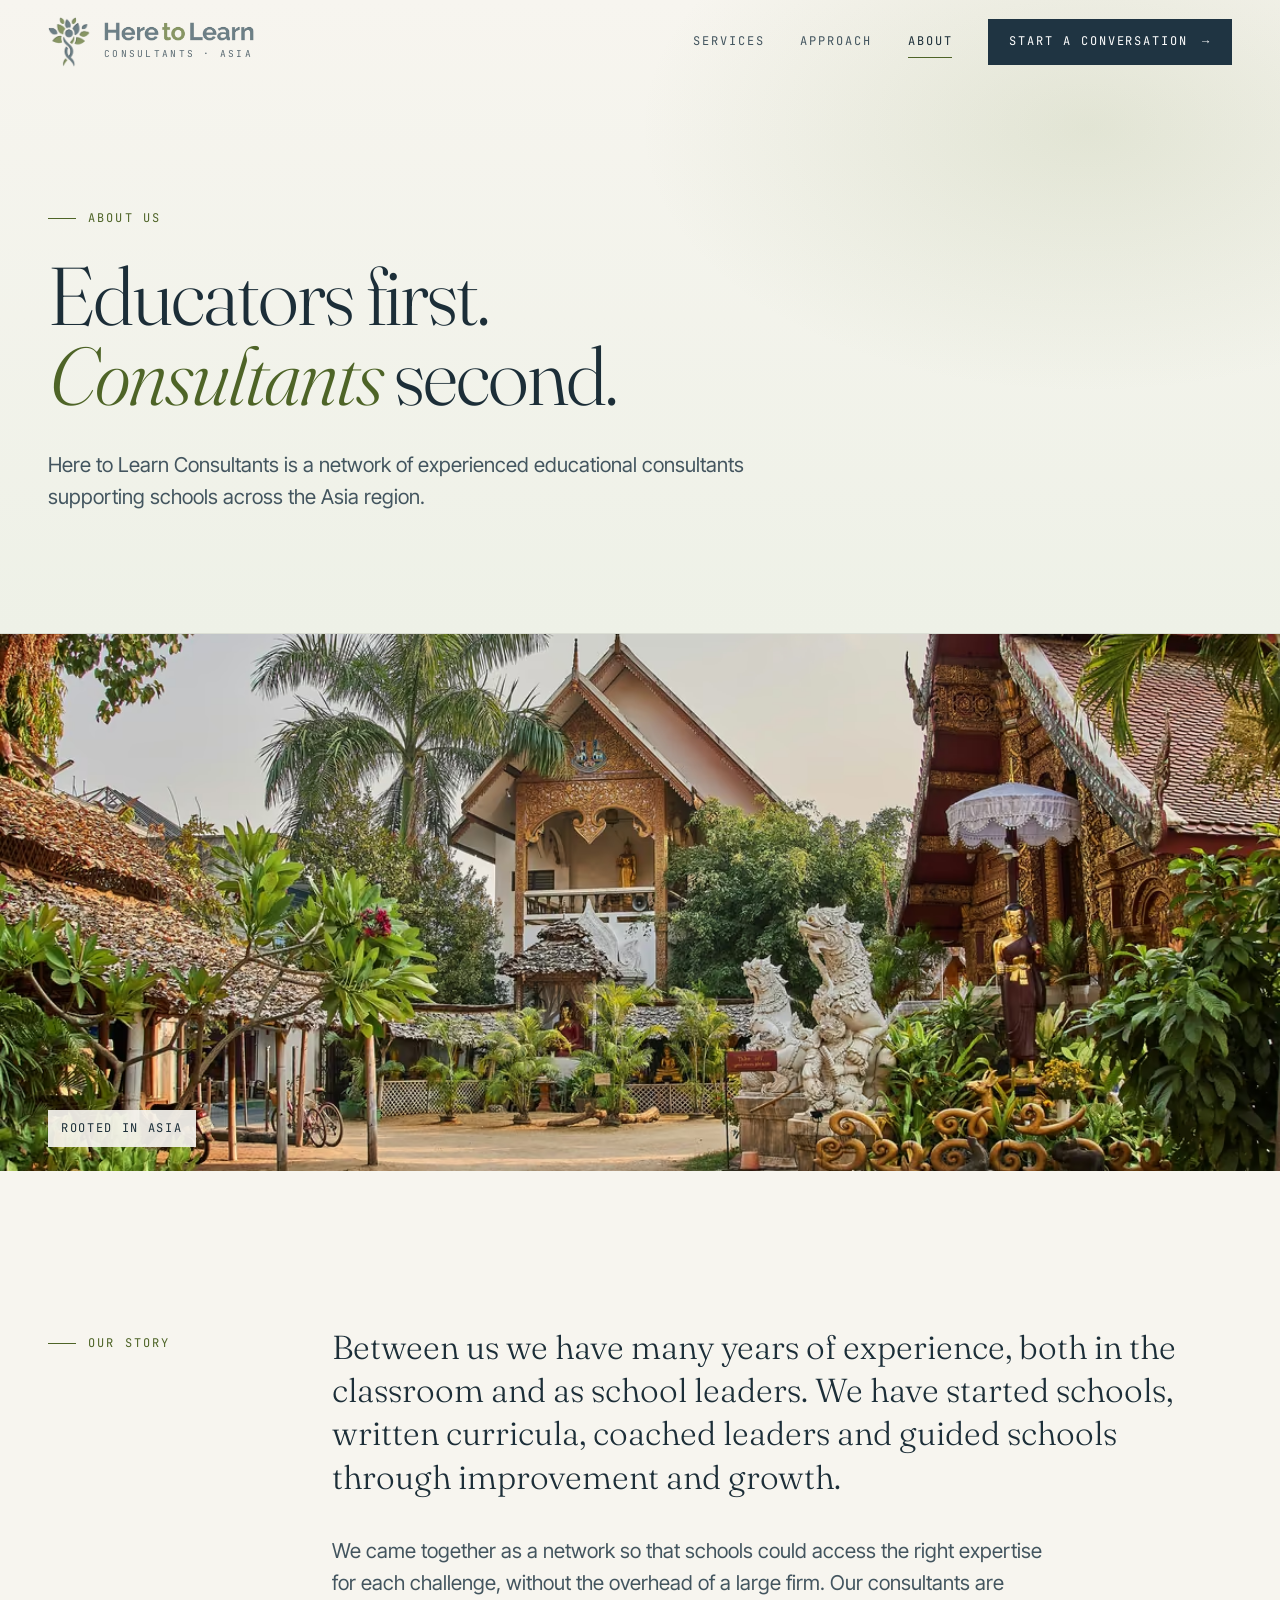
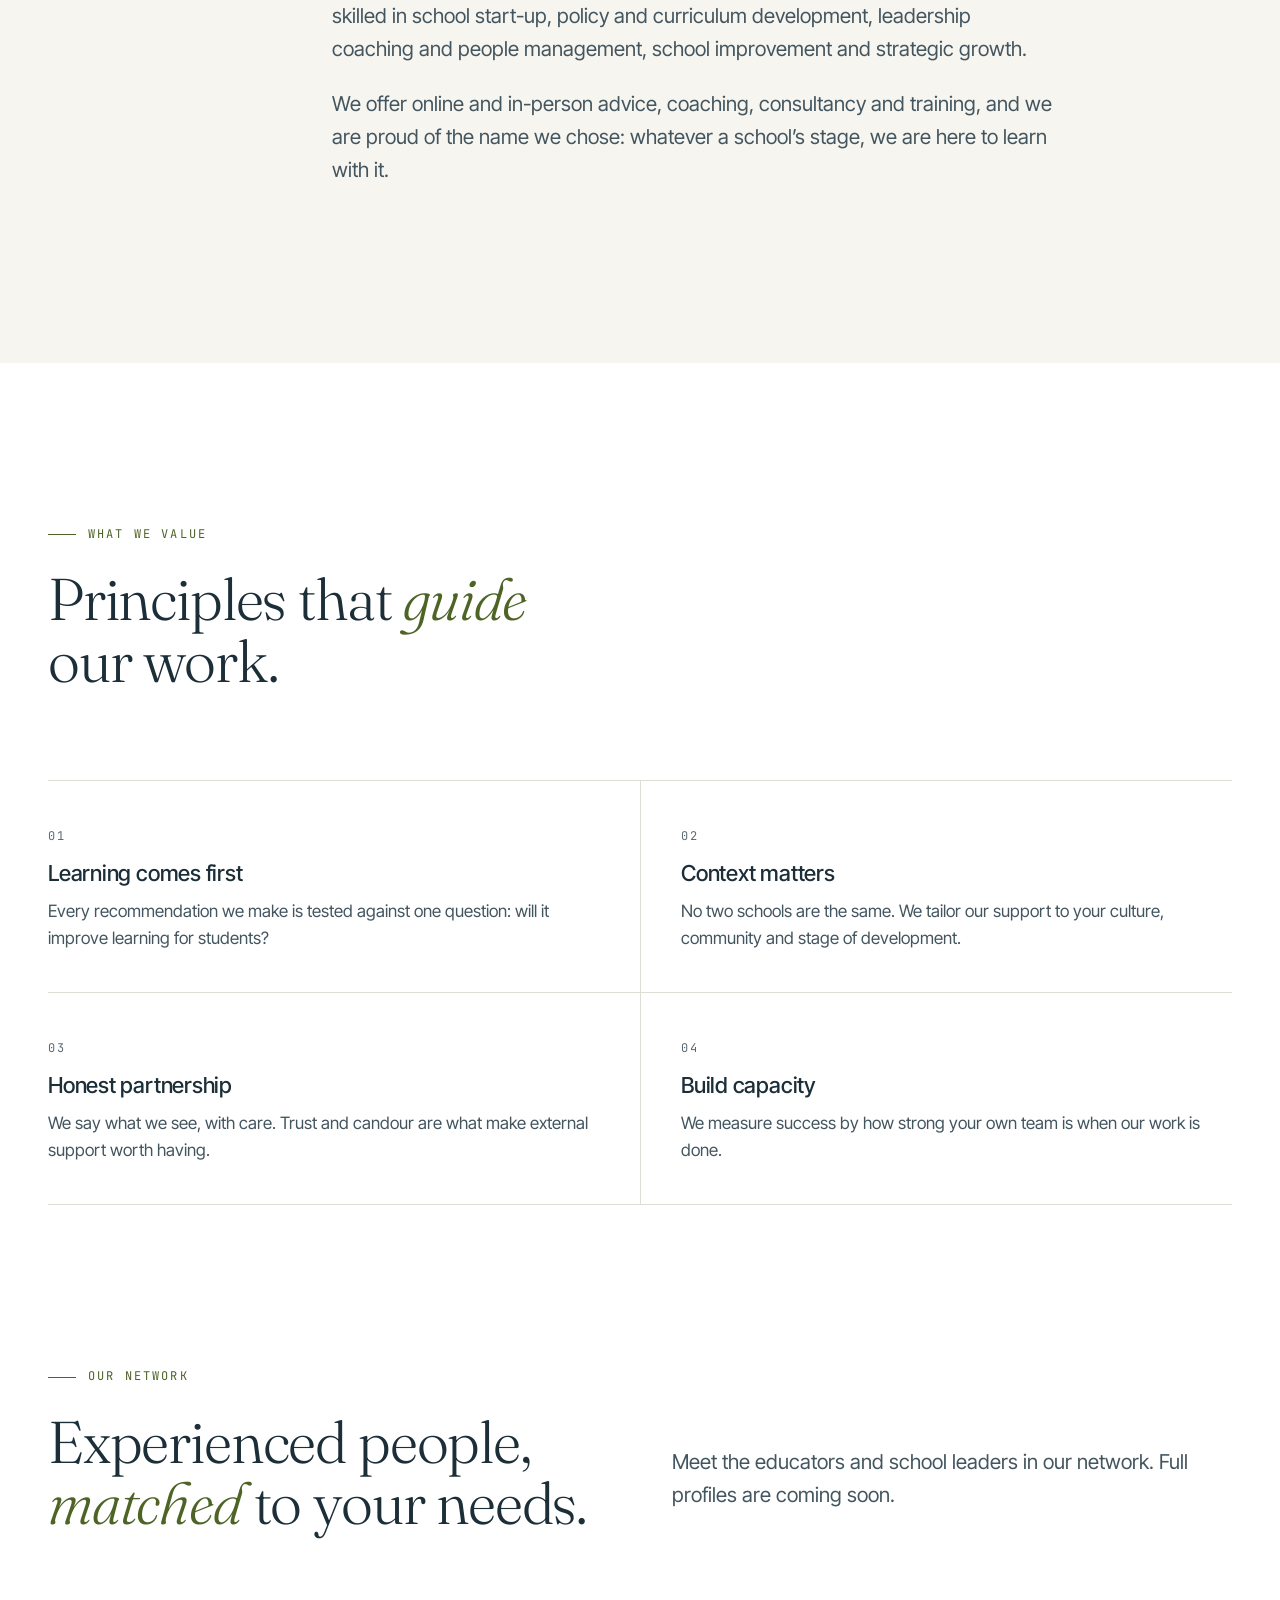
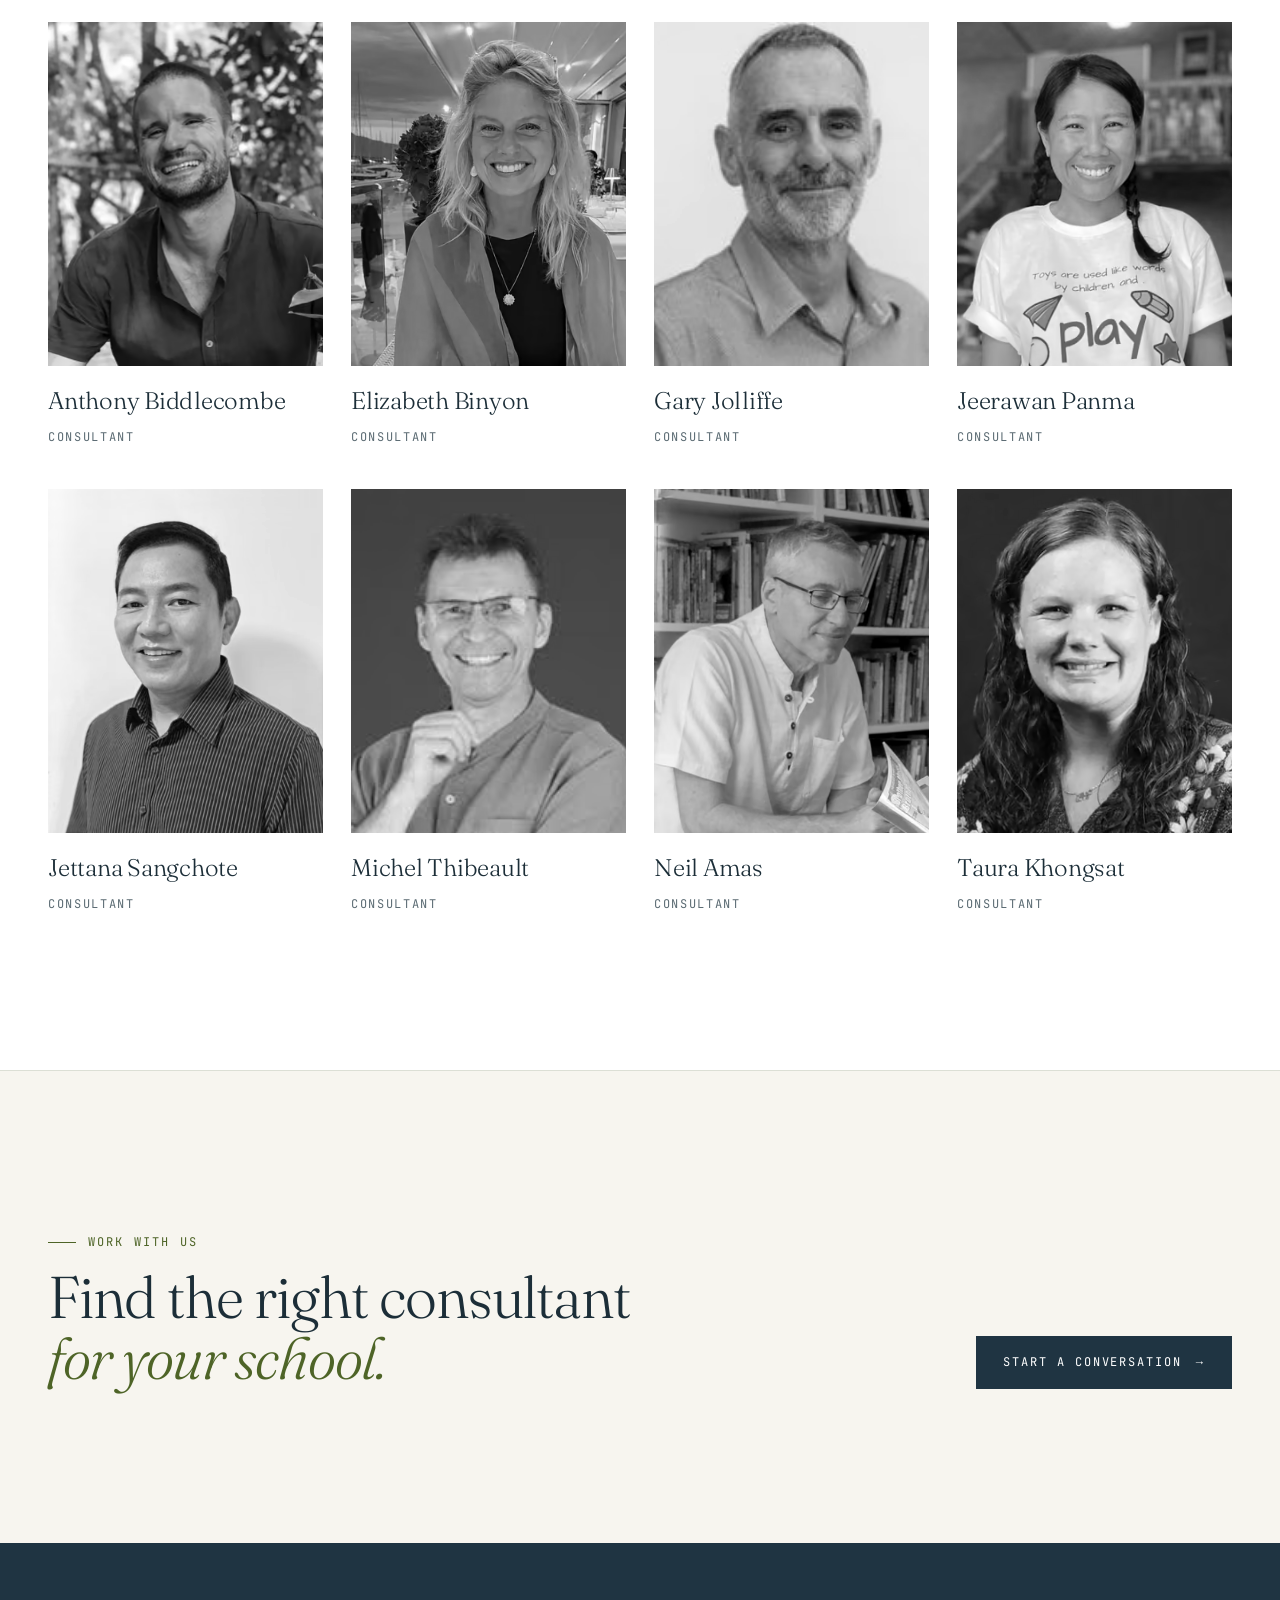
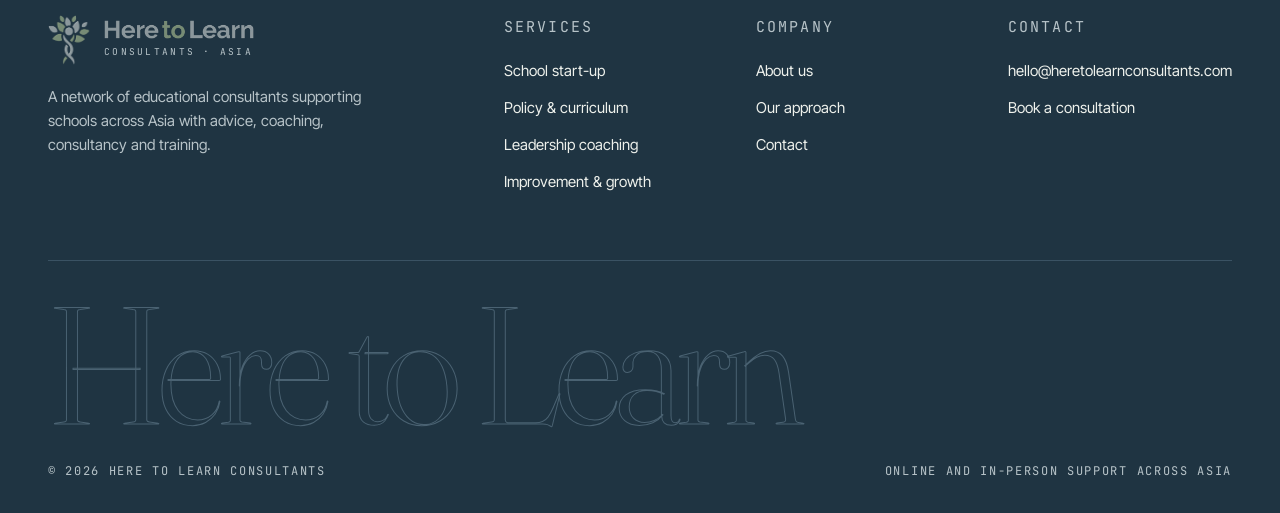
<file: about.html>
<!doctype html>
<html lang="en">
<head>
  <meta charset="utf-8">
  <meta name="viewport" content="width=device-width, initial-scale=1">
  <title>About | Here to Learn Consultants</title>
  <meta name="description" content="A network of experienced educators and school leaders supporting schools across the Asia region.">
  <meta property="og:title" content="Here to Learn Consultants">
  <meta property="og:description" content="Educational consultancy, coaching and training for schools across Asia. Online and in person.">
  <meta property="og:type" content="website">
  <meta name="theme-color" content="#f7f5ef">
  <link rel="canonical" href="https://heretolearnconsultants2.pages.dev/about">
  <meta property="og:url" content="https://heretolearnconsultants2.pages.dev/about">
  <meta property="og:image" content="https://heretolearnconsultants2.pages.dev/images/heretolearnconsultants-here-to-learn-og-share.jpg">
  <meta property="og:image:width" content="1200">
  <meta property="og:image:height" content="630">
  <meta property="og:site_name" content="Here to Learn Consultants">
  <meta name="twitter:card" content="summary_large_image">
  <link rel="apple-touch-icon" href="assets/img/apple-touch-icon.png">
  <link rel="icon" href="assets/img/favicon.png" type="image/png">
  <link rel="preload" href="assets/fonts/Fraunces-latin.woff2" as="font" type="font/woff2" crossorigin>
  <link rel="preload" href="assets/fonts/InterTight-latin.woff2" as="font" type="font/woff2" crossorigin>
  <link rel="stylesheet" href="assets/css/styles.css">
</head>
<body>
<a class="skip-link" href="#main">Skip to content</a>

<header class="site-header">
  <div class="wrap nav">
    <a href="index.html" class="brand" aria-label="Here to Learn Consultants, home">
      <img class="brand-mark" src="images/heretolearnconsultants-here-to-learn-logo-mark-192w.webp" alt="" width="42" height="50"><span class="brand-word"><img src="images/heretolearnconsultants-here-to-learn-wordmark-512w.webp" alt="Here to Learn" width="150" height="19"><small>Consultants &middot; Asia</small></span>
    </a>
    <button class="nav-toggle" aria-label="Menu" aria-expanded="false" aria-controls="nav-links"><span></span><span></span><span></span></button>
    <nav class="nav-links" id="nav-links">
      <a href="services.html">Services</a>
      <a href="index.html#approach">Approach</a>
      <a href="about.html" aria-current="page">About</a>
      <a href="contact.html" class="btn">Start a conversation <span class="arrow">&rarr;</span></a>
    </nav>
  </div>
</header>

<main id="main">
  <section class="page-hero">
    <div class="wrap">
      <p class="eyebrow reveal">About us</p>
      <h1 class="display reveal">Educators first. <em>Consultants</em> second.</h1>
      <p class="lede reveal">Here to Learn Consultants is a network of experienced educational consultants supporting schools across the Asia region.</p>
    </div>
  </section>

  <figure class="band-img reveal"><picture><source type="image/avif" srcset="images/heretolearnconsultants-here-to-learn-temple-courtyard-northern-thailand-800w.avif 800w, images/heretolearnconsultants-here-to-learn-temple-courtyard-northern-thailand-1166w.avif 1166w" sizes="100vw"><source type="image/webp" srcset="images/heretolearnconsultants-here-to-learn-temple-courtyard-northern-thailand-800w.webp 800w, images/heretolearnconsultants-here-to-learn-temple-courtyard-northern-thailand-1166w.webp 1166w" sizes="100vw"><img src="images/heretolearnconsultants-here-to-learn-temple-courtyard-northern-thailand-800w.webp" alt="A temple courtyard in Northern Thailand" width="1166" height="777" loading="lazy" decoding="async"></picture><figcaption class="mono">Rooted in Asia</figcaption></figure>

  <section class="section">
    <div class="wrap statement">
      <div><p class="eyebrow reveal">Our story</p></div>
      <div>
        <p class="lede reveal" style="max-width:none;font-family:var(--serif);font-weight:300;font-size:clamp(24px,2.6vw,34px);line-height:1.3;color:var(--bone)">Between us we have many years of experience, both in the classroom and as school leaders. We have started schools, written curricula, coached leaders and guided schools through improvement and growth.</p>
        <p class="lede reveal" style="margin-top:32px">We came together as a network so that schools could access the right expertise for each challenge, without the overhead of a large firm. Our consultants are skilled in school start-up, policy and curriculum development, leadership coaching and people management, school improvement and strategic growth.</p>
        <p class="lede reveal">We offer online and in-person advice, coaching, consultancy and training, and we are proud of the name we chose: whatever a school&rsquo;s stage, we are here to learn with it.</p>
      </div>
    </div>
  </section>

  <section class="section section--paper">
    <div class="wrap">
      <div class="section-head">
        <div>
          <p class="eyebrow reveal">What we value</p>
          <h2 class="h2 reveal">Principles that <em>guide</em> our work.</h2>
        </div>
      </div>
      <div class="values">
        <div class="reveal"><span class="mono">01</span><h3 class="h3">Learning comes first</h3><p>Every recommendation we make is tested against one question: will it improve learning for students?</p></div>
        <div class="reveal"><span class="mono">02</span><h3 class="h3">Context matters</h3><p>No two schools are the same. We tailor our support to your culture, community and stage of development.</p></div>
        <div class="reveal"><span class="mono">03</span><h3 class="h3">Honest partnership</h3><p>We say what we see, with care. Trust and candour are what make external support worth having.</p></div>
        <div class="reveal"><span class="mono">04</span><h3 class="h3">Build capacity</h3><p>We measure success by how strong your own team is when our work is done.</p></div>
      </div>
    </div>
  </section>

  <section class="section section--paper" style="padding-top:0">
    <div class="wrap">
      <div class="section-head">
        <div>
          <p class="eyebrow reveal">Our network</p>
          <h2 class="h2 reveal">Experienced people, <em>matched</em> to your needs.</h2>
        </div>
        <p class="lede reveal">Meet the educators and school leaders in our network. Full profiles are coming soon.</p>
      </div>
      <div class="team">
        <div class="member reveal"><figure class="portrait"><picture><source type="image/avif" srcset="images/heretolearnconsultants-here-to-learn-anthony-biddlecombe-portrait-360w.avif 360w, images/heretolearnconsultants-here-to-learn-anthony-biddlecombe-portrait-720w.avif 720w" sizes="(max-width: 560px) 50vw, (max-width: 1080px) 33vw, 300px"><source type="image/webp" srcset="images/heretolearnconsultants-here-to-learn-anthony-biddlecombe-portrait-360w.webp 360w, images/heretolearnconsultants-here-to-learn-anthony-biddlecombe-portrait-720w.webp 720w" sizes="(max-width: 560px) 50vw, (max-width: 1080px) 33vw, 300px"><img src="images/heretolearnconsultants-here-to-learn-anthony-biddlecombe-portrait-360w.webp" alt="Portrait of Anthony Biddlecombe" width="720" height="686" loading="lazy" decoding="async"></picture></figure><h3 class="h3">Anthony Biddlecombe</h3><span class="mono">Consultant</span></div>
        <div class="member reveal"><figure class="portrait"><picture><source type="image/avif" srcset="images/heretolearnconsultants-here-to-learn-elizabeth-binyon-portrait-360w.avif 360w, images/heretolearnconsultants-here-to-learn-elizabeth-binyon-portrait-720w.avif 720w" sizes="(max-width: 560px) 50vw, (max-width: 1080px) 33vw, 300px"><source type="image/webp" srcset="images/heretolearnconsultants-here-to-learn-elizabeth-binyon-portrait-360w.webp 360w, images/heretolearnconsultants-here-to-learn-elizabeth-binyon-portrait-720w.webp 720w" sizes="(max-width: 560px) 50vw, (max-width: 1080px) 33vw, 300px"><img src="images/heretolearnconsultants-here-to-learn-elizabeth-binyon-portrait-360w.webp" alt="Portrait of Elizabeth Binyon" width="720" height="861" loading="lazy" decoding="async"></picture></figure><h3 class="h3">Elizabeth Binyon</h3><span class="mono">Consultant</span></div>
        <div class="member reveal"><figure class="portrait"><picture><source type="image/avif" srcset="images/heretolearnconsultants-here-to-learn-gary-jolliffe-portrait-180w.avif 180w" sizes="(max-width: 560px) 50vw, (max-width: 1080px) 33vw, 300px"><source type="image/webp" srcset="images/heretolearnconsultants-here-to-learn-gary-jolliffe-portrait-180w.webp 180w" sizes="(max-width: 560px) 50vw, (max-width: 1080px) 33vw, 300px"><img src="images/heretolearnconsultants-here-to-learn-gary-jolliffe-portrait-180w.webp" alt="Portrait of Gary Jolliffe" width="180" height="205" loading="lazy" decoding="async"></picture></figure><h3 class="h3">Gary Jolliffe</h3><span class="mono">Consultant</span></div>
        <div class="member reveal"><figure class="portrait"><picture><source type="image/avif" srcset="images/heretolearnconsultants-here-to-learn-jeerawan-panma-portrait-360w.avif 360w" sizes="(max-width: 560px) 50vw, (max-width: 1080px) 33vw, 300px"><source type="image/webp" srcset="images/heretolearnconsultants-here-to-learn-jeerawan-panma-portrait-360w.webp 360w" sizes="(max-width: 560px) 50vw, (max-width: 1080px) 33vw, 300px"><img src="images/heretolearnconsultants-here-to-learn-jeerawan-panma-portrait-360w.webp" alt="Portrait of Jeerawan Panma" width="360" height="389" loading="lazy" decoding="async"></picture></figure><h3 class="h3">Jeerawan Panma</h3><span class="mono">Consultant</span></div>
        <div class="member reveal"><figure class="portrait"><picture><source type="image/avif" srcset="images/heretolearnconsultants-here-to-learn-jettana-sangchote-portrait-360w.avif 360w, images/heretolearnconsultants-here-to-learn-jettana-sangchote-portrait-720w.avif 720w" sizes="(max-width: 560px) 50vw, (max-width: 1080px) 33vw, 300px"><source type="image/webp" srcset="images/heretolearnconsultants-here-to-learn-jettana-sangchote-portrait-360w.webp 360w, images/heretolearnconsultants-here-to-learn-jettana-sangchote-portrait-720w.webp 720w" sizes="(max-width: 560px) 50vw, (max-width: 1080px) 33vw, 300px"><img src="images/heretolearnconsultants-here-to-learn-jettana-sangchote-portrait-360w.webp" alt="Portrait of Jettana Sangchote" width="720" height="960" loading="lazy" decoding="async"></picture></figure><h3 class="h3">Jettana Sangchote</h3><span class="mono">Consultant</span></div>
        <div class="member reveal"><figure class="portrait"><picture><source type="image/avif" srcset="images/heretolearnconsultants-here-to-learn-michel-thibeault-portrait-225w.avif 225w" sizes="(max-width: 560px) 50vw, (max-width: 1080px) 33vw, 300px"><source type="image/webp" srcset="images/heretolearnconsultants-here-to-learn-michel-thibeault-portrait-225w.webp 225w" sizes="(max-width: 560px) 50vw, (max-width: 1080px) 33vw, 300px"><img src="images/heretolearnconsultants-here-to-learn-michel-thibeault-portrait-225w.webp" alt="Portrait of Michel Thibeault" width="225" height="225" loading="lazy" decoding="async"></picture></figure><h3 class="h3">Michel Thibeault</h3><span class="mono">Consultant</span></div>
        <div class="member reveal"><figure class="portrait"><picture><source type="image/avif" srcset="images/heretolearnconsultants-here-to-learn-neil-amas-portrait-360w.avif 360w" sizes="(max-width: 560px) 50vw, (max-width: 1080px) 33vw, 300px"><source type="image/webp" srcset="images/heretolearnconsultants-here-to-learn-neil-amas-portrait-360w.webp 360w" sizes="(max-width: 560px) 50vw, (max-width: 1080px) 33vw, 300px"><img src="images/heretolearnconsultants-here-to-learn-neil-amas-portrait-360w.webp" alt="Portrait of Neil Amas" width="360" height="499" loading="lazy" decoding="async"></picture></figure><h3 class="h3">Neil Amas</h3><span class="mono">Consultant</span></div>
        <div class="member reveal"><figure class="portrait"><picture><source type="image/avif" srcset="images/heretolearnconsultants-here-to-learn-taura-khongsat-portrait-360w.avif 360w, images/heretolearnconsultants-here-to-learn-taura-khongsat-portrait-720w.avif 720w" sizes="(max-width: 560px) 50vw, (max-width: 1080px) 33vw, 300px"><source type="image/webp" srcset="images/heretolearnconsultants-here-to-learn-taura-khongsat-portrait-360w.webp 360w, images/heretolearnconsultants-here-to-learn-taura-khongsat-portrait-720w.webp 720w" sizes="(max-width: 560px) 50vw, (max-width: 1080px) 33vw, 300px"><img src="images/heretolearnconsultants-here-to-learn-taura-khongsat-portrait-360w.webp" alt="Portrait of Taura Khongsat" width="720" height="720" loading="lazy" decoding="async"></picture></figure><h3 class="h3">Taura Khongsat</h3><span class="mono">Consultant</span></div>
      </div>
    </div>
  </section>

  <section class="cta">
    <div class="wrap cta-inner">
      <div>
        <p class="eyebrow reveal">Work with us</p>
        <h2 class="h2 reveal">Find the right consultant <em>for your school.</em></h2>
      </div>
      <div class="actions reveal">
        <a href="contact.html" class="btn">Start a conversation <span class="arrow">&rarr;</span></a>
      </div>
    </div>
  </section>
</main>

<footer class="site-footer">
  <div class="wrap">
    <div class="footer-top">
      <div>
        <a href="index.html" class="brand"><img class="brand-mark" src="images/heretolearnconsultants-here-to-learn-logo-mark-light-192w.webp" alt="" width="42" height="50"><span class="brand-word"><img src="images/heretolearnconsultants-here-to-learn-wordmark-light-512w.webp" alt="Here to Learn" width="150" height="19"><small>Consultants &middot; Asia</small></span></a>
        <p>A network of educational consultants supporting schools across Asia with advice, coaching, consultancy and training.</p>
      </div>
      <div>
        <p class="mono footer-h">Services</p>
        <ul>
          <li><a href="services.html#start-up">School start-up</a></li>
          <li><a href="services.html#curriculum">Policy &amp; curriculum</a></li>
          <li><a href="services.html#leadership">Leadership coaching</a></li>
          <li><a href="services.html#growth">Improvement &amp; growth</a></li>
        </ul>
      </div>
      <div>
        <p class="mono footer-h">Company</p>
        <ul>
          <li><a href="about.html">About us</a></li>
          <li><a href="index.html#approach">Our approach</a></li>
          <li><a href="contact.html">Contact</a></li>
        </ul>
      </div>
      <div>
        <p class="mono footer-h">Contact</p>
        <ul>
          <li><a href="mailto:hello@heretolearnconsultants.com">hello@heretolearnconsultants.com</a></li>
          <li><a href="contact.html">Book a consultation</a></li>
        </ul>
      </div>
    </div>
    <div class="footer-word" aria-hidden="true">Here to Learn</div>
    <div class="footer-bottom">
      <span class="mono">&copy; <span data-year>2026</span> Here to Learn Consultants</span>
      <span class="mono">Online and in-person support across Asia</span>
    </div>
  </div>
</footer>

<script src="assets/js/main.js"></script>
</body>
</html>
</file>
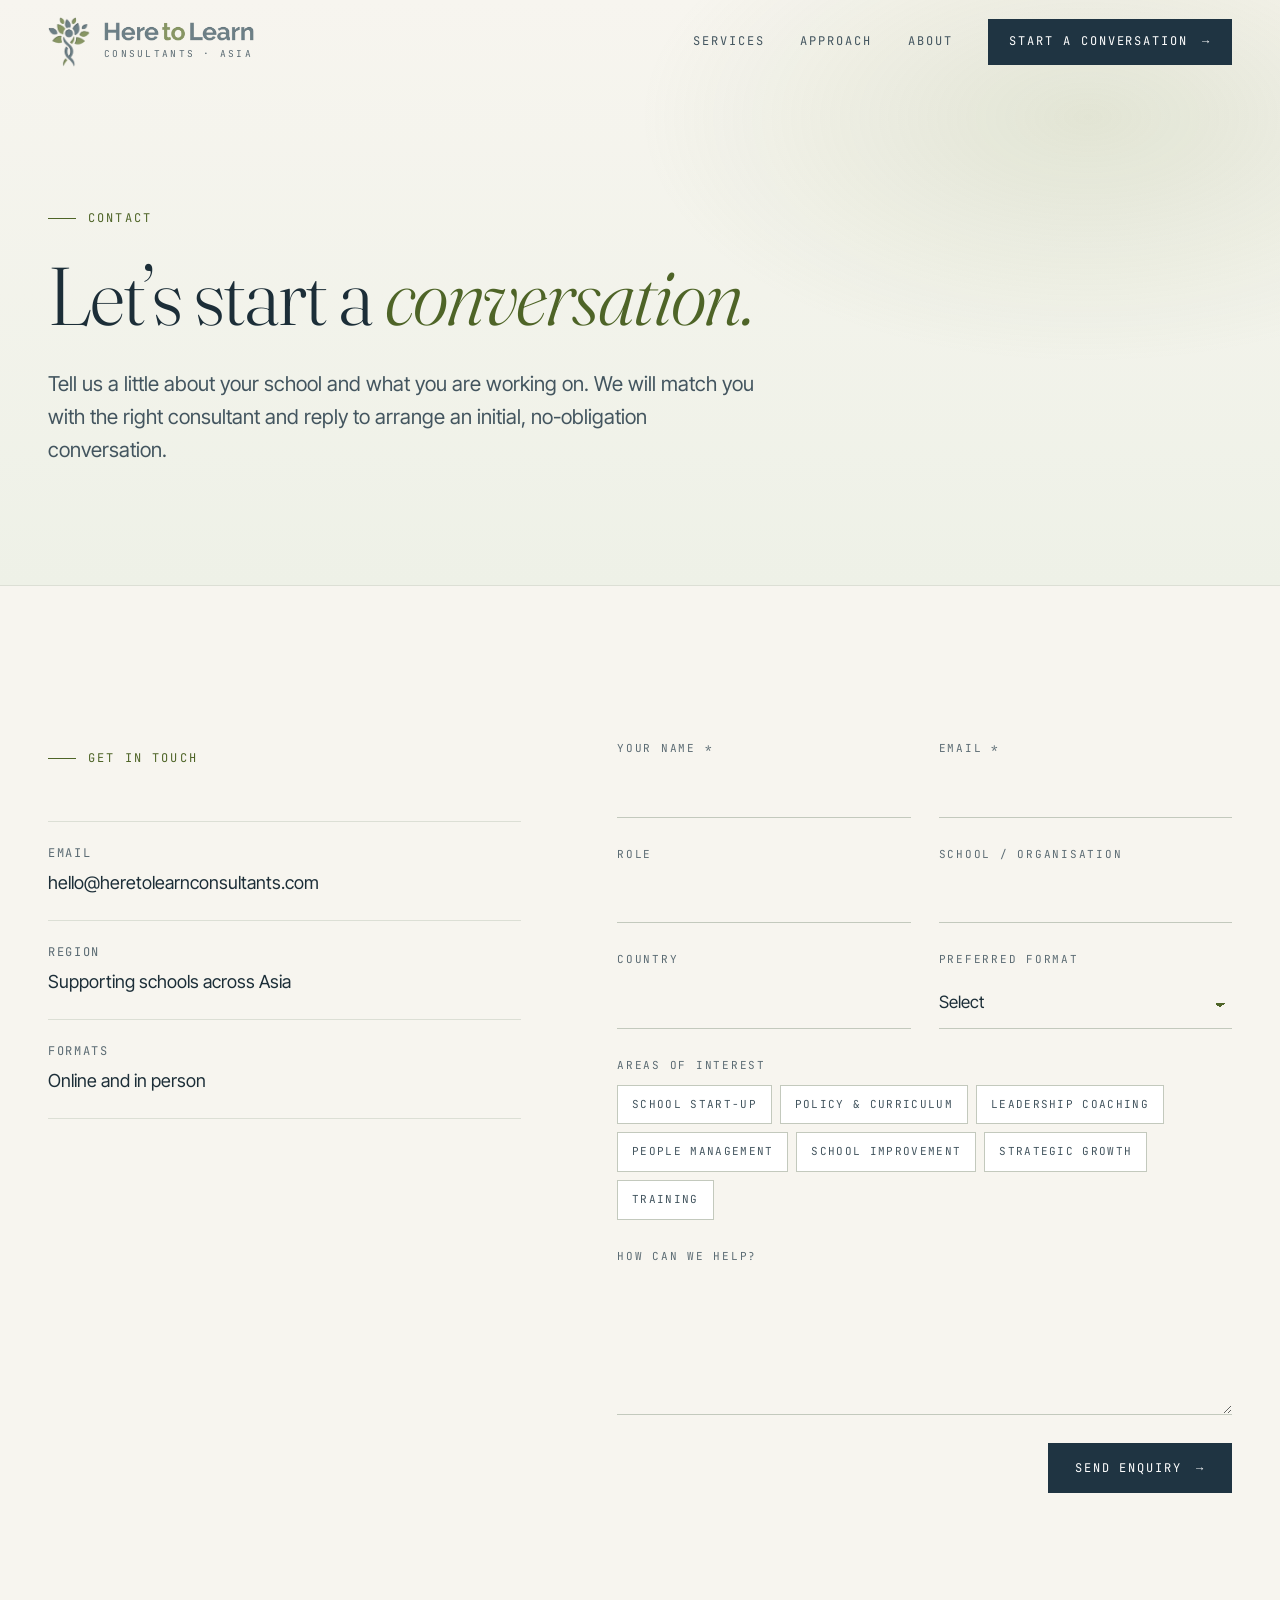
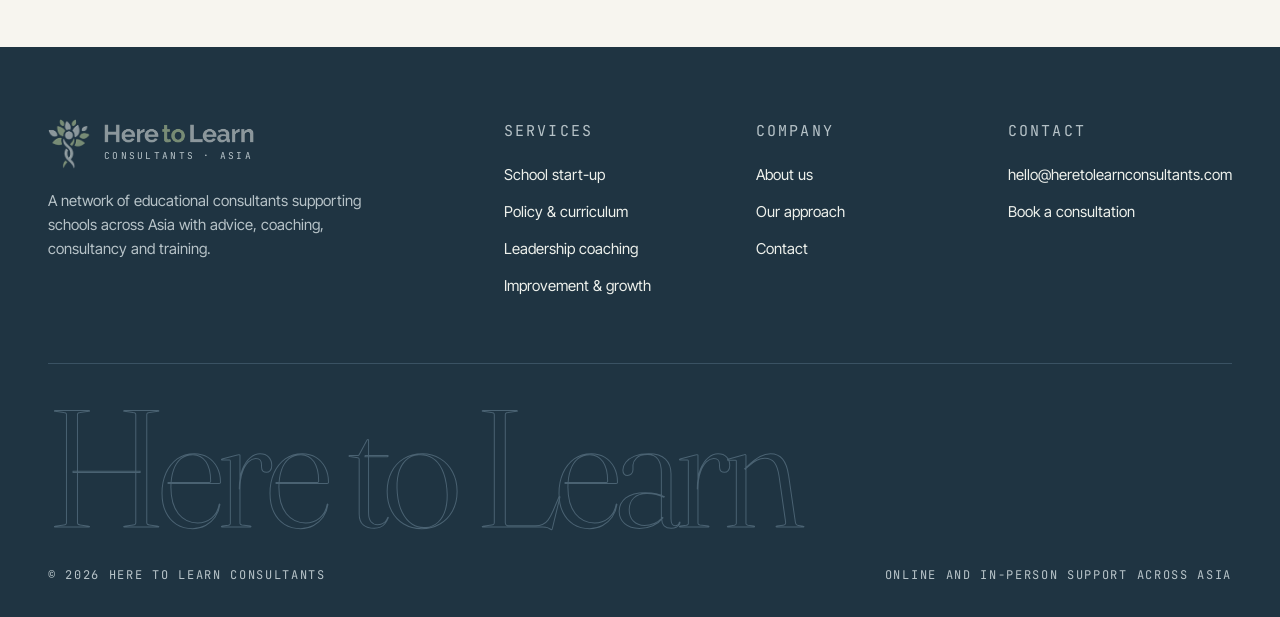
<file: contact.html>
<!doctype html>
<html lang="en">
<head>
  <meta charset="utf-8">
  <meta name="viewport" content="width=device-width, initial-scale=1">
  <title>Contact | Here to Learn Consultants</title>
  <meta name="description" content="Get in touch to arrange advice, coaching, consultancy or training for your school, online or in person.">
  <meta property="og:title" content="Here to Learn Consultants">
  <meta property="og:description" content="Educational consultancy, coaching and training for schools across Asia. Online and in person.">
  <meta property="og:type" content="website">
  <meta name="theme-color" content="#f7f5ef">
  <link rel="canonical" href="https://heretolearnconsultants2.pages.dev/contact">
  <meta property="og:url" content="https://heretolearnconsultants2.pages.dev/contact">
  <meta property="og:image" content="https://heretolearnconsultants2.pages.dev/images/heretolearnconsultants-here-to-learn-og-share.jpg">
  <meta property="og:image:width" content="1200">
  <meta property="og:image:height" content="630">
  <meta property="og:site_name" content="Here to Learn Consultants">
  <meta name="twitter:card" content="summary_large_image">
  <link rel="apple-touch-icon" href="assets/img/apple-touch-icon.png">
  <link rel="icon" href="assets/img/favicon.png" type="image/png">
  <link rel="preload" href="assets/fonts/Fraunces-latin.woff2" as="font" type="font/woff2" crossorigin>
  <link rel="preload" href="assets/fonts/InterTight-latin.woff2" as="font" type="font/woff2" crossorigin>
  <link rel="stylesheet" href="assets/css/styles.css">
</head>
<body>
<a class="skip-link" href="#main">Skip to content</a>

<header class="site-header">
  <div class="wrap nav">
    <a href="index.html" class="brand" aria-label="Here to Learn Consultants, home">
      <img class="brand-mark" src="images/heretolearnconsultants-here-to-learn-logo-mark-192w.webp" alt="" width="42" height="50"><span class="brand-word"><img src="images/heretolearnconsultants-here-to-learn-wordmark-512w.webp" alt="Here to Learn" width="150" height="19"><small>Consultants &middot; Asia</small></span>
    </a>
    <button class="nav-toggle" aria-label="Menu" aria-expanded="false" aria-controls="nav-links"><span></span><span></span><span></span></button>
    <nav class="nav-links" id="nav-links">
      <a href="services.html">Services</a>
      <a href="index.html#approach">Approach</a>
      <a href="about.html">About</a>
      <a href="contact.html" class="btn">Start a conversation <span class="arrow">&rarr;</span></a>
    </nav>
  </div>
</header>

<main id="main">
  <section class="page-hero">
    <div class="wrap">
      <p class="eyebrow reveal">Contact</p>
      <h1 class="display reveal">Let&rsquo;s start a <em>conversation.</em></h1>
      <p class="lede reveal">Tell us a little about your school and what you are working on. We will match you with the right consultant and reply to arrange an initial, no-obligation conversation.</p>
    </div>
  </section>

  <section class="section">
    <div class="wrap contact">
      <div class="contact-info reveal">
        <p class="eyebrow">Get in touch</p>
        <dl>
          <div><dt class="mono">Email</dt><dd><a href="mailto:hello@heretolearnconsultants.com">hello@heretolearnconsultants.com</a></dd></div>
          <div><dt class="mono">Region</dt><dd>Supporting schools across Asia</dd></div>
          <div><dt class="mono">Formats</dt><dd>Online and in person</dd></div>
        </dl>
      </div>

      <form class="form reveal" id="enquiry-form" data-to="hello@heretolearnconsultants.com" novalidate>
        <div class="field"><label for="f-name">Your name *</label><input id="f-name" name="name" required autocomplete="name"></div>
        <div class="field"><label for="f-email">Email *</label><input id="f-email" name="email" type="email" required autocomplete="email"></div>
        <div class="field"><label for="f-role">Role</label><input id="f-role" name="role" autocomplete="organization-title"></div>
        <div class="field"><label for="f-school">School / organisation</label><input id="f-school" name="school" autocomplete="organization"></div>
        <div class="field"><label for="f-country">Country</label><input id="f-country" name="country" autocomplete="country-name"></div>
        <div class="field">
          <label for="f-format">Preferred format</label>
          <select id="f-format" name="format">
            <option value="">Select</option>
            <option>Online</option>
            <option>In person</option>
            <option>A mix of both</option>
            <option>Not sure yet</option>
          </select>
        </div>
        <div class="field field--full">
          <label>Areas of interest</label>
          <div class="chips">
            <input type="checkbox" id="a1" name="area" value="School start-up"><label for="a1">School start-up</label>
            <input type="checkbox" id="a2" name="area" value="Policy & curriculum"><label for="a2">Policy &amp; curriculum</label>
            <input type="checkbox" id="a3" name="area" value="Leadership coaching"><label for="a3">Leadership coaching</label>
            <input type="checkbox" id="a4" name="area" value="People management"><label for="a4">People management</label>
            <input type="checkbox" id="a5" name="area" value="School improvement"><label for="a5">School improvement</label>
            <input type="checkbox" id="a6" name="area" value="Strategic growth"><label for="a6">Strategic growth</label>
            <input type="checkbox" id="a7" name="area" value="Training"><label for="a7">Training</label>
          </div>
        </div>
        <div class="field field--full"><label for="f-msg">How can we help?</label><textarea id="f-msg" name="message"></textarea></div>
        <div class="form-note">
          <p class="form-status" role="status" aria-live="polite"></p>
          <button type="submit" class="btn">Send enquiry <span class="arrow">&rarr;</span></button>
        </div>
      </form>
    </div>
  </section>
</main>

<footer class="site-footer">
  <div class="wrap">
    <div class="footer-top">
      <div>
        <a href="index.html" class="brand"><img class="brand-mark" src="images/heretolearnconsultants-here-to-learn-logo-mark-light-192w.webp" alt="" width="42" height="50"><span class="brand-word"><img src="images/heretolearnconsultants-here-to-learn-wordmark-light-512w.webp" alt="Here to Learn" width="150" height="19"><small>Consultants &middot; Asia</small></span></a>
        <p>A network of educational consultants supporting schools across Asia with advice, coaching, consultancy and training.</p>
      </div>
      <div>
        <p class="mono footer-h">Services</p>
        <ul>
          <li><a href="services.html#start-up">School start-up</a></li>
          <li><a href="services.html#curriculum">Policy &amp; curriculum</a></li>
          <li><a href="services.html#leadership">Leadership coaching</a></li>
          <li><a href="services.html#growth">Improvement &amp; growth</a></li>
        </ul>
      </div>
      <div>
        <p class="mono footer-h">Company</p>
        <ul>
          <li><a href="about.html">About us</a></li>
          <li><a href="index.html#approach">Our approach</a></li>
          <li><a href="contact.html">Contact</a></li>
        </ul>
      </div>
      <div>
        <p class="mono footer-h">Contact</p>
        <ul>
          <li><a href="mailto:hello@heretolearnconsultants.com">hello@heretolearnconsultants.com</a></li>
          <li><a href="contact.html">Book a consultation</a></li>
        </ul>
      </div>
    </div>
    <div class="footer-word" aria-hidden="true">Here to Learn</div>
    <div class="footer-bottom">
      <span class="mono">&copy; <span data-year>2026</span> Here to Learn Consultants</span>
      <span class="mono">Online and in-person support across Asia</span>
    </div>
  </div>
</footer>

<script src="assets/js/main.js"></script>
</body>
</html>
</file>
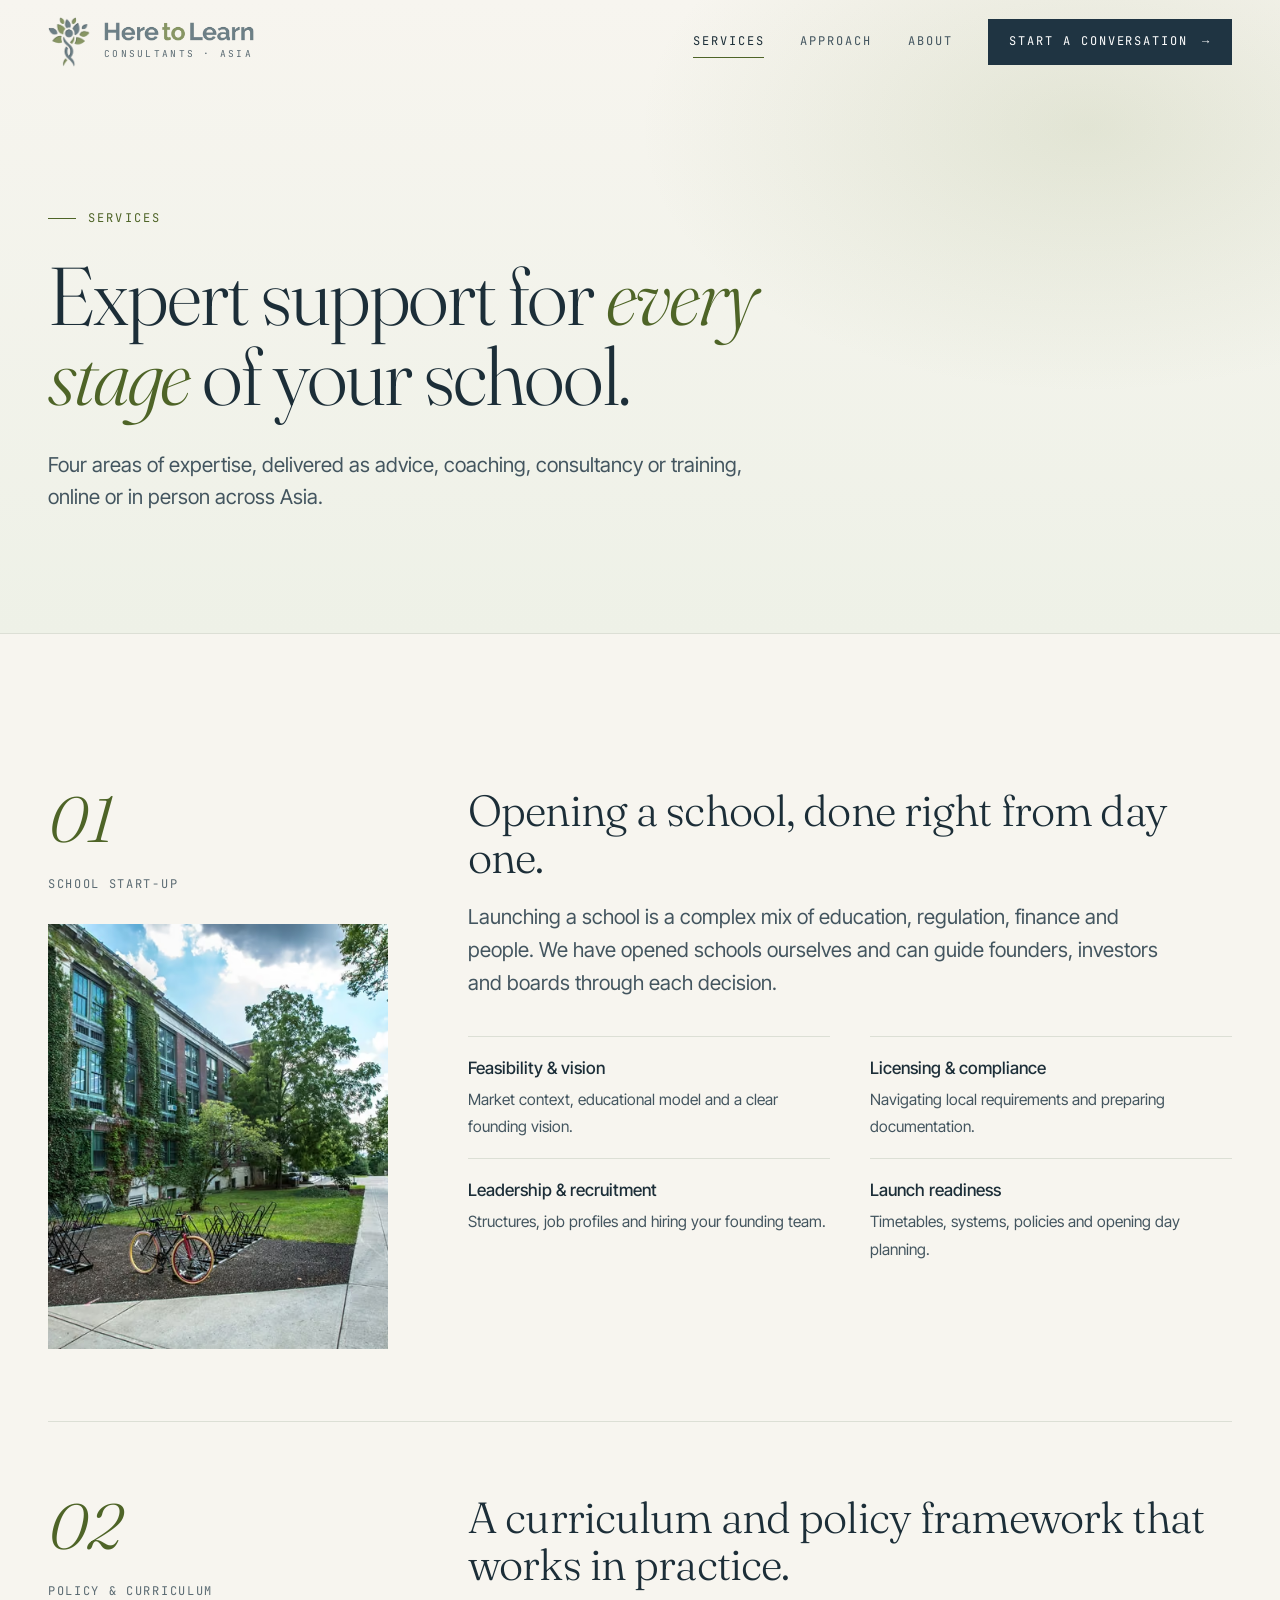
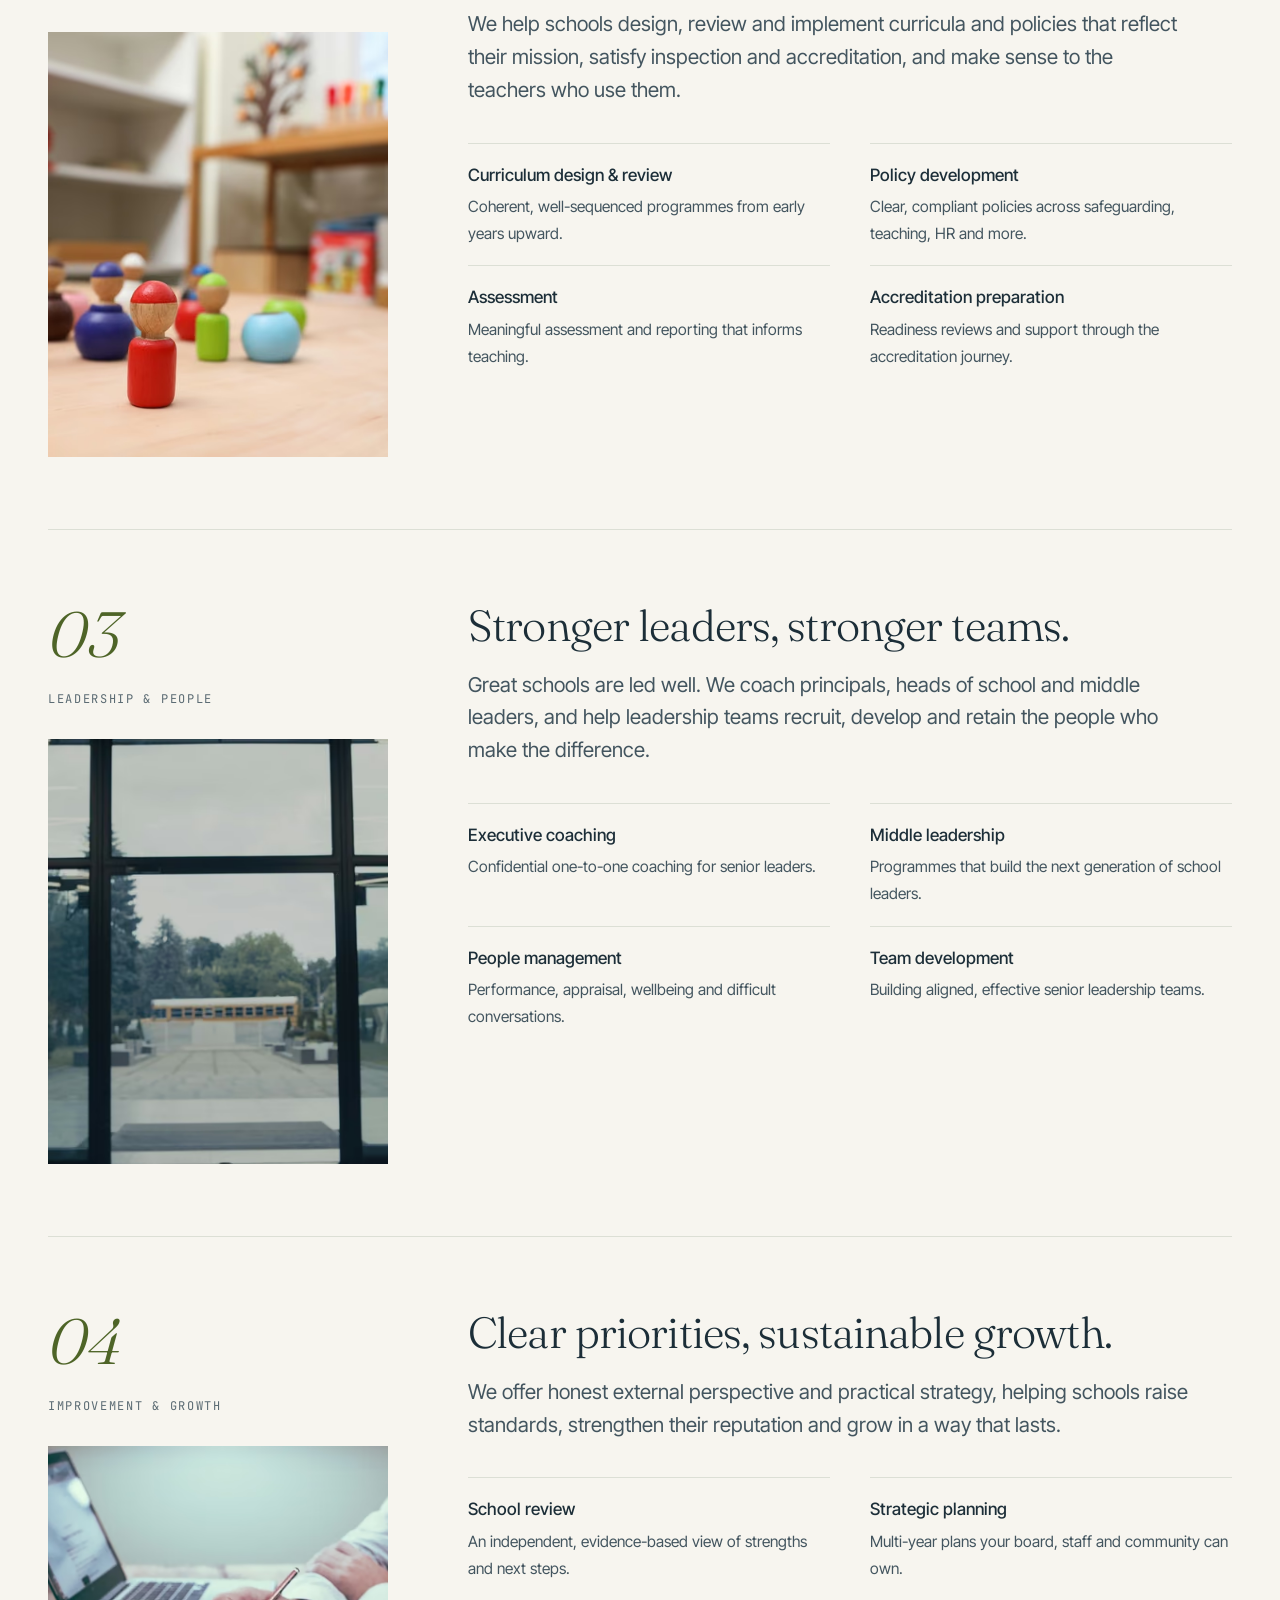
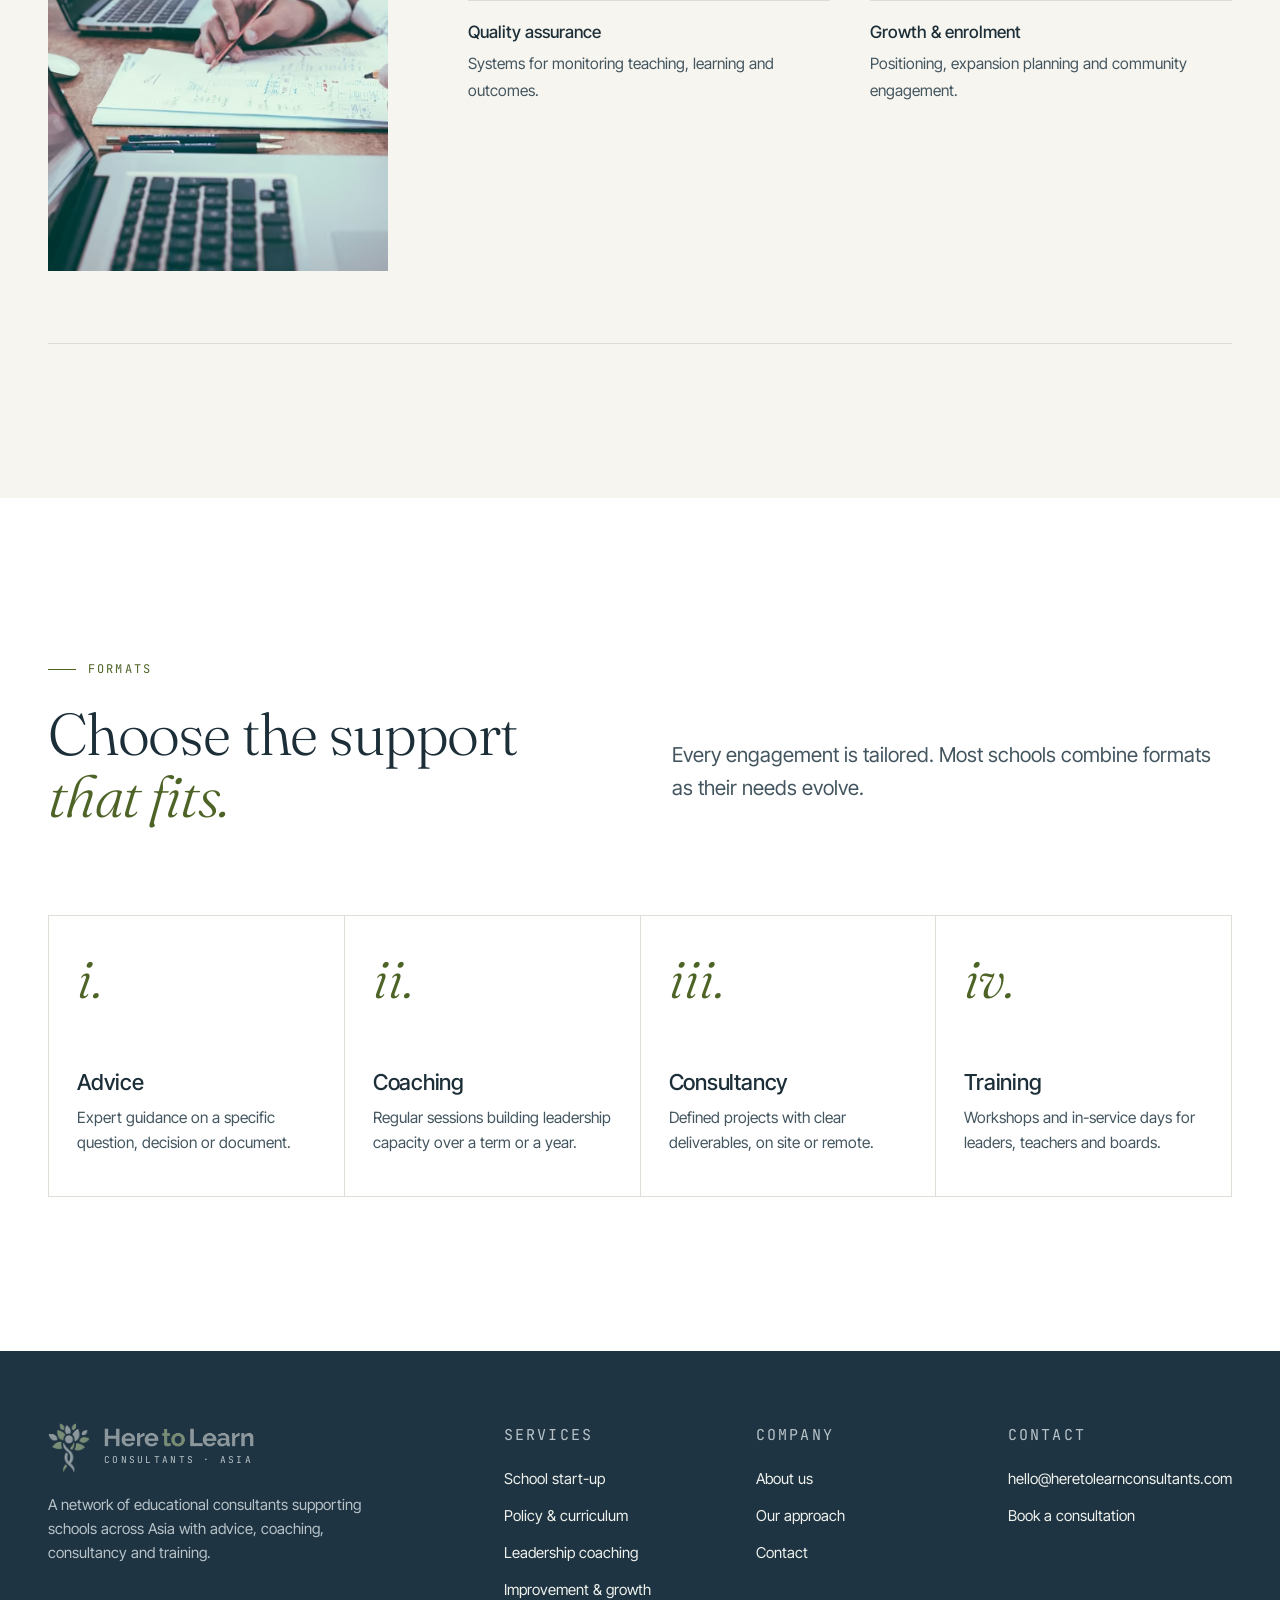
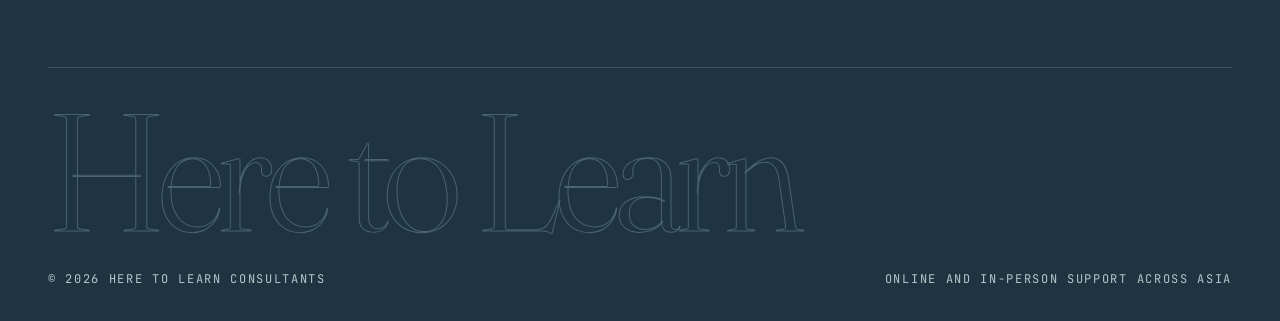
<file: services.html>
<!doctype html>
<html lang="en">
<head>
  <meta charset="utf-8">
  <meta name="viewport" content="width=device-width, initial-scale=1">
  <title>Services | Here to Learn Consultants</title>
  <meta name="description" content="School start-up, policy and curriculum development, leadership coaching, school improvement and strategic growth for schools across Asia.">
  <meta property="og:title" content="Here to Learn Consultants">
  <meta property="og:description" content="Educational consultancy, coaching and training for schools across Asia. Online and in person.">
  <meta property="og:type" content="website">
  <meta name="theme-color" content="#f7f5ef">
  <link rel="canonical" href="https://heretolearnconsultants2.pages.dev/services">
  <meta property="og:url" content="https://heretolearnconsultants2.pages.dev/services">
  <meta property="og:image" content="https://heretolearnconsultants2.pages.dev/images/heretolearnconsultants-here-to-learn-og-share.jpg">
  <meta property="og:image:width" content="1200">
  <meta property="og:image:height" content="630">
  <meta property="og:site_name" content="Here to Learn Consultants">
  <meta name="twitter:card" content="summary_large_image">
  <link rel="apple-touch-icon" href="assets/img/apple-touch-icon.png">
  <link rel="icon" href="assets/img/favicon.png" type="image/png">
  <link rel="preload" href="assets/fonts/Fraunces-latin.woff2" as="font" type="font/woff2" crossorigin>
  <link rel="preload" href="assets/fonts/InterTight-latin.woff2" as="font" type="font/woff2" crossorigin>
  <link rel="stylesheet" href="assets/css/styles.css">
</head>
<body>
<a class="skip-link" href="#main">Skip to content</a>

<header class="site-header">
  <div class="wrap nav">
    <a href="index.html" class="brand" aria-label="Here to Learn Consultants, home">
      <img class="brand-mark" src="images/heretolearnconsultants-here-to-learn-logo-mark-192w.webp" alt="" width="42" height="50"><span class="brand-word"><img src="images/heretolearnconsultants-here-to-learn-wordmark-512w.webp" alt="Here to Learn" width="150" height="19"><small>Consultants &middot; Asia</small></span>
    </a>
    <button class="nav-toggle" aria-label="Menu" aria-expanded="false" aria-controls="nav-links"><span></span><span></span><span></span></button>
    <nav class="nav-links" id="nav-links">
      <a href="services.html" aria-current="page">Services</a>
      <a href="index.html#approach">Approach</a>
      <a href="about.html">About</a>
      <a href="contact.html" class="btn">Start a conversation <span class="arrow">&rarr;</span></a>
    </nav>
  </div>
</header>

<main id="main">
  <section class="page-hero">
    <div class="wrap">
      <p class="eyebrow reveal">Services</p>
      <h1 class="display reveal">Expert support for <em>every stage</em> of your school.</h1>
      <p class="lede reveal">Four areas of expertise, delivered as advice, coaching, consultancy or training, online or in person across Asia.</p>
    </div>
  </section>

  <section class="section">
    <div class="wrap">
      <div class="detail reveal" id="start-up">
        <div class="detail-label"><span class="num">01</span><span class="mono">School start-up</span><figure class="detail-img"><picture><source type="image/avif" srcset="images/heretolearnconsultants-here-to-learn-ivy-covered-school-building-800w.avif 800w, images/heretolearnconsultants-here-to-learn-ivy-covered-school-building-1296w.avif 1296w" sizes="(max-width: 1080px) 100vw, 340px"><source type="image/webp" srcset="images/heretolearnconsultants-here-to-learn-ivy-covered-school-building-800w.webp 800w, images/heretolearnconsultants-here-to-learn-ivy-covered-school-building-1296w.webp 1296w" sizes="(max-width: 1080px) 100vw, 340px"><img src="images/heretolearnconsultants-here-to-learn-ivy-covered-school-building-800w.webp" alt="An established school building with ivy-covered walls" width="1296" height="864" loading="lazy" decoding="async"></picture></figure></div>
        <div>
          <h2>Opening a school, done right from day one.</h2>
          <p class="lede">Launching a school is a complex mix of education, regulation, finance and people. We have opened schools ourselves and can guide founders, investors and boards through each decision.</p>
          <div class="detail-grid">
            <div><b>Feasibility &amp; vision</b><span>Market context, educational model and a clear founding vision.</span></div>
            <div><b>Licensing &amp; compliance</b><span>Navigating local requirements and preparing documentation.</span></div>
            <div><b>Leadership &amp; recruitment</b><span>Structures, job profiles and hiring your founding team.</span></div>
            <div><b>Launch readiness</b><span>Timetables, systems, policies and opening day planning.</span></div>
          </div>
        </div>
      </div>

      <div class="detail reveal" id="curriculum">
        <div class="detail-label"><span class="num">02</span><span class="mono">Policy &amp; curriculum</span><figure class="detail-img"><picture><source type="image/avif" srcset="images/heretolearnconsultants-here-to-learn-wooden-peg-dolls-early-years-800w.avif 800w, images/heretolearnconsultants-here-to-learn-wooden-peg-dolls-early-years-1600w.avif 1600w" sizes="(max-width: 1080px) 100vw, 340px"><source type="image/webp" srcset="images/heretolearnconsultants-here-to-learn-wooden-peg-dolls-early-years-800w.webp 800w, images/heretolearnconsultants-here-to-learn-wooden-peg-dolls-early-years-1600w.webp 1600w" sizes="(max-width: 1080px) 100vw, 340px"><img src="images/heretolearnconsultants-here-to-learn-wooden-peg-dolls-early-years-800w.webp" alt="Wooden peg dolls in an early years classroom" width="1600" height="1067" loading="lazy" decoding="async"></picture></figure></div>
        <div>
          <h2>A curriculum and policy framework that works in practice.</h2>
          <p class="lede">We help schools design, review and implement curricula and policies that reflect their mission, satisfy inspection and accreditation, and make sense to the teachers who use them.</p>
          <div class="detail-grid">
            <div><b>Curriculum design &amp; review</b><span>Coherent, well-sequenced programmes from early years upward.</span></div>
            <div><b>Policy development</b><span>Clear, compliant policies across safeguarding, teaching, HR and more.</span></div>
            <div><b>Assessment</b><span>Meaningful assessment and reporting that informs teaching.</span></div>
            <div><b>Accreditation preparation</b><span>Readiness reviews and support through the accreditation journey.</span></div>
          </div>
        </div>
      </div>

      <div class="detail reveal" id="leadership">
        <div class="detail-label"><span class="num">03</span><span class="mono">Leadership &amp; people</span><figure class="detail-img"><picture><source type="image/avif" srcset="images/heretolearnconsultants-here-to-learn-woman-by-campus-windows-800w.avif 800w, images/heretolearnconsultants-here-to-learn-woman-by-campus-windows-1600w.avif 1600w" sizes="(max-width: 1080px) 100vw, 340px"><source type="image/webp" srcset="images/heretolearnconsultants-here-to-learn-woman-by-campus-windows-800w.webp 800w, images/heretolearnconsultants-here-to-learn-woman-by-campus-windows-1600w.webp 1600w" sizes="(max-width: 1080px) 100vw, 340px"><img src="images/heretolearnconsultants-here-to-learn-woman-by-campus-windows-800w.webp" alt="A school leader standing by tall windows overlooking a campus" width="1600" height="900" loading="lazy" decoding="async"></picture></figure></div>
        <div>
          <h2>Stronger leaders, stronger teams.</h2>
          <p class="lede">Great schools are led well. We coach principals, heads of school and middle leaders, and help leadership teams recruit, develop and retain the people who make the difference.</p>
          <div class="detail-grid">
            <div><b>Executive coaching</b><span>Confidential one-to-one coaching for senior leaders.</span></div>
            <div><b>Middle leadership</b><span>Programmes that build the next generation of school leaders.</span></div>
            <div><b>People management</b><span>Performance, appraisal, wellbeing and difficult conversations.</span></div>
            <div><b>Team development</b><span>Building aligned, effective senior leadership teams.</span></div>
          </div>
        </div>
      </div>

      <div class="detail reveal" id="growth">
        <div class="detail-label"><span class="num">04</span><span class="mono">Improvement &amp; growth</span><figure class="detail-img"><picture><source type="image/avif" srcset="images/heretolearnconsultants-here-to-learn-planning-notes-beside-laptops-800w.avif 800w, images/heretolearnconsultants-here-to-learn-planning-notes-beside-laptops-1600w.avif 1600w" sizes="(max-width: 1080px) 100vw, 340px"><source type="image/webp" srcset="images/heretolearnconsultants-here-to-learn-planning-notes-beside-laptops-800w.webp 800w, images/heretolearnconsultants-here-to-learn-planning-notes-beside-laptops-1600w.webp 1600w" sizes="(max-width: 1080px) 100vw, 340px"><img src="images/heretolearnconsultants-here-to-learn-planning-notes-beside-laptops-800w.webp" alt="Planning notes beside laptops during a strategy session" width="1600" height="1068" loading="lazy" decoding="async"></picture></figure></div>
        <div>
          <h2>Clear priorities, sustainable growth.</h2>
          <p class="lede">We offer honest external perspective and practical strategy, helping schools raise standards, strengthen their reputation and grow in a way that lasts.</p>
          <div class="detail-grid">
            <div><b>School review</b><span>An independent, evidence-based view of strengths and next steps.</span></div>
            <div><b>Strategic planning</b><span>Multi-year plans your board, staff and community can own.</span></div>
            <div><b>Quality assurance</b><span>Systems for monitoring teaching, learning and outcomes.</span></div>
            <div><b>Growth &amp; enrolment</b><span>Positioning, expansion planning and community engagement.</span></div>
          </div>
        </div>
      </div>
    </div>
  </section>

  <section class="section section--paper">
    <div class="wrap">
      <div class="section-head">
        <div>
          <p class="eyebrow reveal">Formats</p>
          <h2 class="h2 reveal">Choose the support <em>that fits.</em></h2>
        </div>
        <p class="lede reveal">Every engagement is tailored. Most schools combine formats as their needs evolve.</p>
      </div>
      <div class="modes">
        <div class="mode reveal"><span class="num">i.</span><h3 class="h3">Advice</h3><p>Expert guidance on a specific question, decision or document.</p></div>
        <div class="mode reveal"><span class="num">ii.</span><h3 class="h3">Coaching</h3><p>Regular sessions building leadership capacity over a term or a year.</p></div>
        <div class="mode reveal"><span class="num">iii.</span><h3 class="h3">Consultancy</h3><p>Defined projects with clear deliverables, on site or remote.</p></div>
        <div class="mode reveal"><span class="num">iv.</span><h3 class="h3">Training</h3><p>Workshops and in-service days for leaders, teachers and boards.</p></div>
      </div>
    </div>
  </section>
</main>

<footer class="site-footer">
  <div class="wrap">
    <div class="footer-top">
      <div>
        <a href="index.html" class="brand"><img class="brand-mark" src="images/heretolearnconsultants-here-to-learn-logo-mark-light-192w.webp" alt="" width="42" height="50"><span class="brand-word"><img src="images/heretolearnconsultants-here-to-learn-wordmark-light-512w.webp" alt="Here to Learn" width="150" height="19"><small>Consultants &middot; Asia</small></span></a>
        <p>A network of educational consultants supporting schools across Asia with advice, coaching, consultancy and training.</p>
      </div>
      <div>
        <p class="mono footer-h">Services</p>
        <ul>
          <li><a href="services.html#start-up">School start-up</a></li>
          <li><a href="services.html#curriculum">Policy &amp; curriculum</a></li>
          <li><a href="services.html#leadership">Leadership coaching</a></li>
          <li><a href="services.html#growth">Improvement &amp; growth</a></li>
        </ul>
      </div>
      <div>
        <p class="mono footer-h">Company</p>
        <ul>
          <li><a href="about.html">About us</a></li>
          <li><a href="index.html#approach">Our approach</a></li>
          <li><a href="contact.html">Contact</a></li>
        </ul>
      </div>
      <div>
        <p class="mono footer-h">Contact</p>
        <ul>
          <li><a href="mailto:hello@heretolearnconsultants.com">hello@heretolearnconsultants.com</a></li>
          <li><a href="contact.html">Book a consultation</a></li>
        </ul>
      </div>
    </div>
    <div class="footer-word" aria-hidden="true">Here to Learn</div>
    <div class="footer-bottom">
      <span class="mono">&copy; <span data-year>2026</span> Here to Learn Consultants</span>
      <span class="mono">Online and in-person support across Asia</span>
    </div>
  </div>
</footer>

<script src="assets/js/main.js"></script>
</body>
</html>
</file>
<file: assets/css/styles.css>
/* Self-hosted fonts (were Google Fonts CDN): Fraunces, Inter Tight, JetBrains Mono. Latin + Latin Extended. */
@font-face {
  font-family: "Fraunces";
  font-style: italic;
  font-weight: 300 400;
  font-display: swap;
  src: url("../fonts/FrauncesItalic-latin.woff2") format("woff2");
  unicode-range: U+0000-00FF, U+0131, U+0152-0153, U+02BB-02BC, U+02C6, U+02DA, U+02DC, U+0304, U+0308, U+0329, U+2000-206F, U+20AC, U+2122, U+2191, U+2193, U+2212, U+2215, U+FEFF, U+FFFD;
}
@font-face {
  font-family: "Fraunces";
  font-style: italic;
  font-weight: 300 400;
  font-display: swap;
  src: url("../fonts/FrauncesItalic-latin-ext.woff2") format("woff2");
  unicode-range: U+0100-02BA, U+02BD-02C5, U+02C7-02CC, U+02CE-02D7, U+02DD-02FF, U+0304, U+0308, U+0329, U+1D00-1DBF, U+1E00-1E9F, U+1EF2-1EFF, U+2020, U+20A0-20AB, U+20AD-20C4, U+2113, U+2C60-2C7F, U+A720-A7FF;
}
@font-face {
  font-family: "Fraunces";
  font-style: normal;
  font-weight: 300 400;
  font-display: swap;
  src: url("../fonts/Fraunces-latin.woff2") format("woff2");
  unicode-range: U+0000-00FF, U+0131, U+0152-0153, U+02BB-02BC, U+02C6, U+02DA, U+02DC, U+0304, U+0308, U+0329, U+2000-206F, U+20AC, U+2122, U+2191, U+2193, U+2212, U+2215, U+FEFF, U+FFFD;
}
@font-face {
  font-family: "Fraunces";
  font-style: normal;
  font-weight: 300 400;
  font-display: swap;
  src: url("../fonts/Fraunces-latin-ext.woff2") format("woff2");
  unicode-range: U+0100-02BA, U+02BD-02C5, U+02C7-02CC, U+02CE-02D7, U+02DD-02FF, U+0304, U+0308, U+0329, U+1D00-1DBF, U+1E00-1E9F, U+1EF2-1EFF, U+2020, U+20A0-20AB, U+20AD-20C4, U+2113, U+2C60-2C7F, U+A720-A7FF;
}
@font-face {
  font-family: "Inter Tight";
  font-style: normal;
  font-weight: 400 600;
  font-display: swap;
  src: url("../fonts/InterTight-latin.woff2") format("woff2");
  unicode-range: U+0000-00FF, U+0131, U+0152-0153, U+02BB-02BC, U+02C6, U+02DA, U+02DC, U+0304, U+0308, U+0329, U+2000-206F, U+20AC, U+2122, U+2191, U+2193, U+2212, U+2215, U+FEFF, U+FFFD;
}
@font-face {
  font-family: "Inter Tight";
  font-style: normal;
  font-weight: 400 600;
  font-display: swap;
  src: url("../fonts/InterTight-latin-ext.woff2") format("woff2");
  unicode-range: U+0100-02BA, U+02BD-02C5, U+02C7-02CC, U+02CE-02D7, U+02DD-02FF, U+0304, U+0308, U+0329, U+1D00-1DBF, U+1E00-1E9F, U+1EF2-1EFF, U+2020, U+20A0-20AB, U+20AD-20C4, U+2113, U+2C60-2C7F, U+A720-A7FF;
}
@font-face {
  font-family: "JetBrains Mono";
  font-style: normal;
  font-weight: 400;
  font-display: swap;
  src: url("../fonts/JetBrainsMono-latin.woff2") format("woff2");
  unicode-range: U+0000-00FF, U+0131, U+0152-0153, U+02BB-02BC, U+02C6, U+02DA, U+02DC, U+0304, U+0308, U+0329, U+2000-206F, U+20AC, U+2122, U+2191, U+2193, U+2212, U+2215, U+FEFF, U+FFFD;
}
@font-face {
  font-family: "JetBrains Mono";
  font-style: normal;
  font-weight: 400;
  font-display: swap;
  src: url("../fonts/JetBrainsMono-latin-ext.woff2") format("woff2");
  unicode-range: U+0100-02BA, U+02BD-02C5, U+02C7-02CC, U+02CE-02D7, U+02DD-02FF, U+0304, U+0308, U+0329, U+1D00-1DBF, U+1E00-1E9F, U+1EF2-1EFF, U+2020, U+20A0-20AB, U+20AD-20C4, U+2113, U+2C60-2C7F, U+A720-A7FF;
}

/* Here to Learn Consultants
   Light theme drawn from the logo: deep slate, olive leaf, warm paper. */

:root {
  --bg: #f7f5ef;
  --surface: #ffffff;
  --tint: #eef1e7;
  --text: #1c2e38;
  --text-2: #43555f;
  --text-3: #5b6b73;
  --line: #dcdfd5;
  --accent: #4e6427;
  --accent-soft: #8a9d62;
  --slate: #1f3442;
  --slate-2: #2b4453;
  --on-dark: #eef1ec;
  --on-dark-2: #b7c3c8;

  --serif: "Fraunces", "Times New Roman", serif;
  --sans: "Inter Tight", "Helvetica Neue", Arial, sans-serif;
  --mono: "JetBrains Mono", ui-monospace, monospace;

  --wrap: 1280px;
  --gutter: clamp(16px, 4vw, 48px);
  --ease: cubic-bezier(.2, .7, .1, 1);
}

*, *::before, *::after { box-sizing: border-box; }
html { scroll-behavior: smooth; -webkit-text-size-adjust: 100%; }
body {
  margin: 0;
  background: var(--bg);
  color: var(--text);
  font-family: var(--sans);
  font-size: 17px;
  line-height: 1.6;
  -webkit-font-smoothing: antialiased;
  overflow-x: hidden;
}
img, svg { display: block; max-width: 100%; }
a { color: inherit; text-decoration: none; }
p { margin: 0 0 1.1em; }
h1, h2, h3, h4 { margin: 0; font-weight: 400; }

.wrap { max-width: var(--wrap); margin: 0 auto; padding: 0 var(--gutter); }

/* ---------- Type ---------- */
.eyebrow {
  font-family: var(--mono);
  font-size: 12px;
  letter-spacing: .18em;
  text-transform: uppercase;
  color: var(--accent);
  display: inline-flex;
  align-items: center;
  gap: 12px;
}
.eyebrow::before { content: ""; width: 28px; height: 1px; background: currentColor; }
.display {
  font-family: var(--serif);
  font-weight: 300;
  font-size: clamp(44px, 7.4vw, 104px);
  line-height: .98;
  letter-spacing: -.025em;
}
.display em, .h2 em { font-style: italic; color: var(--accent); }
.h2 {
  font-family: var(--serif);
  font-weight: 300;
  font-size: clamp(34px, 4.6vw, 62px);
  line-height: 1.05;
  letter-spacing: -.02em;
}
.h3 { font-family: var(--sans); font-weight: 500; font-size: 22px; letter-spacing: -.01em; line-height: 1.25; }
.lede { font-size: clamp(18px, 1.6vw, 21px); color: var(--text-2); max-width: 60ch; }
.mono { font-family: var(--mono); font-size: 12px; letter-spacing: .14em; text-transform: uppercase; color: var(--text-3); }

/* ---------- Buttons ---------- */
.btn {
  display: inline-flex; align-items: center; gap: 14px;
  padding: 16px 26px;
  font-family: var(--mono); font-size: 12px; letter-spacing: .16em; text-transform: uppercase;
  border: 1px solid var(--slate);
  color: #fff; background: var(--slate);
  transition: background .3s var(--ease), color .3s var(--ease), border-color .3s var(--ease);
  cursor: pointer;
}
.btn:hover { background: var(--accent); border-color: var(--accent); }
.btn .arrow { transition: transform .3s var(--ease); }
.btn:hover .arrow { transform: translateX(4px); }
.btn--ghost { background: transparent; color: var(--text); border-color: #b9c0b3; }
.btn--ghost:hover { background: transparent; border-color: var(--accent); color: var(--accent); }

/* ---------- Header ---------- */
.site-header {
  position: fixed; inset: 0 0 auto 0; z-index: 50;
  border-bottom: 1px solid transparent;
  transition: background .4s var(--ease), border-color .4s var(--ease);
}
.site-header.is-solid { background: rgba(247, 245, 239, .94); backdrop-filter: blur(10px); border-color: var(--line); }
.nav { display: flex; align-items: center; justify-content: space-between; height: 84px; }
.brand { display: flex; align-items: center; gap: 14px; }
.brand-mark { width: 42px; height: 50px; flex: none; }
.brand-word { display: flex; flex-direction: column; gap: 5px; }
.brand-word img { width: 150px; height: auto; }
.brand-word small { font-family: var(--mono); font-size: 9.5px; letter-spacing: .24em; color: var(--text-3); text-transform: uppercase; }
.nav-links { display: flex; gap: 36px; align-items: center; }
.nav-links a:not(.btn) {
  font-family: var(--mono); font-size: 12px; letter-spacing: .16em; text-transform: uppercase; color: var(--text-2);
  position: relative; padding: 6px 0;
}
.nav-links a:not(.btn)::after {
  content: ""; position: absolute; left: 0; bottom: 0; height: 1px; width: 0; background: var(--accent);
  transition: width .3s var(--ease);
}
.nav-links a:not(.btn):hover, .nav-links a[aria-current="page"] { color: var(--text); }
.nav-links a:not(.btn):hover::after, .nav-links a[aria-current="page"]::after { width: 100%; }
.nav-links .btn { padding: 12px 20px; }
.nav-toggle {
  display: none; background: none; border: 1px solid var(--line); width: 46px; height: 46px; cursor: pointer; color: var(--text);
}
.nav-toggle span { display: block; width: 18px; height: 1px; background: currentColor; margin: 5px auto; transition: transform .3s var(--ease), opacity .3s; }
.nav-open .nav-toggle span:nth-child(1) { transform: translateY(6px) rotate(45deg); }
.nav-open .nav-toggle span:nth-child(2) { opacity: 0; }
.nav-open .nav-toggle span:nth-child(3) { transform: translateY(-6px) rotate(-45deg); }

/* ---------- Hero ---------- */
.hero {
  position: relative; min-height: 100vh; min-height: 100svh;
  display: flex; flex-direction: column; justify-content: flex-end;
  padding: 140px 0 0;
  background:
    radial-gradient(ellipse 60% 50% at 78% 30%, rgba(138, 157, 98, .16), transparent 70%),
    linear-gradient(180deg, var(--bg), var(--tint));
  overflow: hidden;
}
.hero-grid {
  position: absolute; inset: 0; pointer-events: none;
  background-image:
    linear-gradient(var(--line) 1px, transparent 1px),
    linear-gradient(90deg, var(--line) 1px, transparent 1px);
  background-size: 120px 120px;
  opacity: .7;
  mask-image: radial-gradient(ellipse 80% 70% at 70% 40%, #000 20%, transparent 75%);
  -webkit-mask-image: radial-gradient(ellipse 80% 70% at 70% 40%, #000 20%, transparent 75%);
}
.hero-inner {
  position: relative; z-index: 2; padding-bottom: 80px;
  display: grid; grid-template-columns: 1.05fr .95fr; gap: clamp(40px, 6vw, 96px); align-items: center;
}
.hero .eyebrow { margin-bottom: 32px; }
.hero .display { max-width: 13ch; font-size: clamp(44px, 6.2vw, 92px); }
.hero-foot { margin-top: 40px; }
.hero-foot .lede { margin-bottom: 36px; }
.hero-actions { display: flex; flex-wrap: wrap; gap: 14px; }

/* Hero photography */
picture, picture img { display: block; width: 100%; height: 100%; }
picture img { object-fit: cover; }
figure { margin: 0; }
.hero-media { position: relative; padding: 0 0 48px 48px; }
.hero-photo {
  aspect-ratio: 4 / 5; overflow: hidden; background: var(--tint);
  clip-path: inset(100% 0 0 0); animation: unveil 1.4s .35s var(--ease) forwards;
}
.hero-photo img { transform: scale(1.08); animation: settle 2.2s .35s var(--ease) forwards; }
.hero-inset {
  position: absolute; left: 0; bottom: 0; width: 40%; aspect-ratio: 1; overflow: hidden;
  border: 8px solid var(--bg); box-shadow: 0 24px 48px -28px rgba(31,52,66,.45);
  opacity: 0; transform: translateY(24px); animation: fade-up 1s 1.1s var(--ease) forwards;
}
.hero-tag {
  position: absolute; right: 16px; top: 16px; background: rgba(247,245,239,.92); color: var(--text);
  padding: 9px 13px; opacity: 0; animation: fade-up .8s 1.4s var(--ease) forwards;
}
@keyframes unveil { to { clip-path: inset(0 0 0 0); } }
@keyframes settle { to { transform: scale(1); } }
.hero-strip {
  position: relative; z-index: 2;
  border-top: 1px solid var(--line); background: rgba(255,255,255,.55);
  display: grid; grid-template-columns: repeat(4, 1fr);
}
.hero-strip div { padding: 24px var(--gutter) 28px; border-right: 1px solid var(--line); }
.hero-strip div:last-child { border-right: 0; }
.hero-strip b { display: block; font-family: var(--serif); font-weight: 300; font-size: 26px; color: var(--text); margin-top: 6px; letter-spacing: -.01em; }

/* ---------- Sections ---------- */
section { position: relative; }
.section { padding: clamp(88px, 12vw, 160px) 0; }
.section--paper { background: var(--surface); }
.section--steel { background: var(--tint); }
.section-head { display: grid; grid-template-columns: 1fr 1fr; gap: 64px; align-items: end; margin-bottom: clamp(48px, 7vw, 88px); }
.section-head .eyebrow { margin-bottom: 24px; }

/* Intro / statement */
.statement { display: grid; grid-template-columns: 220px 1fr; gap: 64px; }
.statement .big {
  font-family: var(--serif); font-weight: 300; font-size: clamp(26px, 3vw, 40px); line-height: 1.25; letter-spacing: -.01em; margin: 0;
}
.statement .big span { color: var(--accent); font-style: italic; }
.statement-meta { border-top: 1px solid var(--line); padding-top: 20px; }
.statement-cols { display: grid; grid-template-columns: repeat(3, 1fr); gap: 0; margin-top: 72px; border-top: 1px solid var(--line); }
.statement-cols > div { padding: 32px 32px 0 0; }
.statement-cols > div + div { padding-left: 32px; border-left: 1px solid var(--line); }
.statement-cols .h3 { margin: 14px 0 10px; }
.statement-cols p { color: var(--text-2); font-size: 16px; }

/* Services */
.services { display: grid; grid-template-columns: repeat(2, 1fr); border-top: 1px solid var(--line); }
.service {
  position: relative; padding: 48px 48px 52px 0; border-bottom: 1px solid var(--line);
  transition: background .4s var(--ease);
}
.service:nth-child(even) { padding-left: 48px; padding-right: 0; border-left: 1px solid var(--line); }
.service-top { display: flex; justify-content: space-between; align-items: flex-start; margin-bottom: 40px; }
.service-icon { width: 52px; height: 52px; color: var(--accent); }
.service h3 { font-family: var(--serif); font-weight: 300; font-size: clamp(28px, 2.6vw, 36px); letter-spacing: -.015em; line-height: 1.1; margin-bottom: 16px; }
.service p { color: var(--text-2); max-width: 46ch; }
.service ul { list-style: none; padding: 0; margin: 24px 0 0; display: flex; flex-wrap: wrap; gap: 8px; }
.service li {
  font-family: var(--mono); font-size: 11px; letter-spacing: .12em; text-transform: uppercase;
  border: 1px solid var(--line); padding: 7px 11px; color: var(--text-3); background: var(--surface);
}
.service::before {
  content: ""; position: absolute; left: 0; top: -1px; height: 2px; width: 0; background: var(--accent);
  transition: width .6s var(--ease);
}
.service:nth-child(even)::before { left: 48px; }
.service:hover::before { width: 120px; }

/* Delivery modes */
.modes { display: grid; grid-template-columns: repeat(4, 1fr); gap: 1px; background: var(--line); border: 1px solid var(--line); }
.mode { background: var(--surface); padding: 36px 28px 40px; min-height: 280px; display: flex; flex-direction: column; }
.mode .num { font-family: var(--serif); font-style: italic; font-size: 54px; line-height: 1; color: var(--accent); font-weight: 300; }
.mode .h3 { margin: auto 0 10px; padding-top: 40px; }
.mode p { color: var(--text-2); font-size: 15.5px; margin: 0; }

/* Approach */
.approach { display: grid; grid-template-columns: 5fr 7fr; gap: 80px; }
.approach-sticky { position: sticky; top: 120px; align-self: start; }
.steps { counter-reset: step; border-top: 1px solid var(--line); }
.step { display: grid; grid-template-columns: 80px 1fr; gap: 24px; padding: 36px 0; border-bottom: 1px solid var(--line); }
.step::before {
  counter-increment: step; content: counter(step, decimal-leading-zero);
  font-family: var(--mono); font-size: 13px; letter-spacing: .14em; color: var(--accent); padding-top: 6px;
}
.step h3 { font-family: var(--serif); font-weight: 300; font-size: 30px; letter-spacing: -.01em; margin-bottom: 10px; }
.step p { color: var(--text-2); margin: 0; }

/* Region */
.region { display: grid; grid-template-columns: 1fr 1fr; gap: 80px; align-items: center; }
.region-map { position: relative; aspect-ratio: 1 / 1; border: 1px solid var(--line); background: var(--surface); }
.region-map svg { width: 100%; height: 100%; }
.region-list { list-style: none; padding: 0; margin: 40px 0 0; display: grid; grid-template-columns: 1fr 1fr; border-top: 1px solid var(--line); }
.region-list li { padding: 16px 0; border-bottom: 1px solid var(--line); font-size: 16px; color: var(--text-2); display: flex; gap: 12px; align-items: baseline; }
.region-list li::before { content: ""; width: 6px; height: 6px; background: var(--accent); transform: translateY(-2px); flex: none; }

/* Quote */
.quote-band { background: var(--slate); color: #fff; padding: clamp(72px, 10vw, 128px) 0; }
.quote-band blockquote {
  margin: 0; font-family: var(--serif); font-weight: 300; font-size: clamp(30px, 4vw, 54px); line-height: 1.15; letter-spacing: -.02em; max-width: 22ch;
}
.quote-band .mono { color: #e6ecdc; margin-top: 32px; display: block; }

/* Team */
.team { display: grid; grid-template-columns: repeat(4, 1fr); gap: 40px 28px; }
.member { }
.portrait { aspect-ratio: 4 / 5; margin-bottom: 20px; overflow: hidden; background: var(--tint); }
.portrait img { object-position: center 25%; filter: grayscale(1) contrast(1.02); transition: filter .6s var(--ease), transform 1.2s var(--ease); }
.member:hover .portrait img { filter: none; transform: scale(1.03); }
.member .h3 { font-family: var(--serif); font-weight: 300; font-size: 24px; letter-spacing: -.01em; margin-bottom: 6px; }
.member p { color: var(--text-2); font-size: 15.5px; margin-top: 12px; }

/* CTA */
.cta { padding: clamp(96px, 12vw, 160px) 0; border-top: 1px solid var(--line); text-align: left; }
.cta-inner { display: grid; grid-template-columns: 1.4fr 1fr; gap: 64px; align-items: end; }
.cta .actions { display: flex; gap: 14px; flex-wrap: wrap; justify-content: flex-end; }

/* Page hero (inner pages) */
.page-hero {
  padding: 200px 0 96px; border-bottom: 1px solid var(--line);
  background: radial-gradient(ellipse 50% 60% at 85% 20%, rgba(138,157,98,.18), transparent 70%), linear-gradient(180deg, var(--bg), var(--tint));
  position: relative; overflow: hidden;
}
.page-hero .eyebrow { margin-bottom: 28px; }
.page-hero .display { font-size: clamp(42px, 6.4vw, 88px); max-width: 16ch; }
.page-hero .lede { margin-top: 32px; }

/* Service detail */
.detail { display: grid; grid-template-columns: 340px 1fr; gap: 80px; padding: 72px 0; border-bottom: 1px solid var(--line); }
.detail:first-child { padding-top: 0; }
.detail-label .num { font-family: var(--serif); font-style: italic; font-size: 64px; line-height: 1; color: var(--accent); font-weight: 300; display: block; margin-bottom: 18px; }
.detail h2 { font-family: var(--serif); font-weight: 300; font-size: clamp(32px, 3.4vw, 46px); letter-spacing: -.02em; line-height: 1.08; margin-bottom: 20px; }
.detail .lede { margin-bottom: 36px; }
.detail-grid { display: grid; grid-template-columns: 1fr 1fr; gap: 0 40px; }
.detail-grid div { padding: 18px 0; border-top: 1px solid var(--line); }
.detail-grid b { display: block; font-weight: 500; margin-bottom: 4px; }
.detail-grid span { color: var(--text-2); font-size: 15.5px; }

/* Values */
.values { display: grid; grid-template-columns: repeat(2, 1fr); gap: 0; border-top: 1px solid var(--line); }
.values > div { padding: 40px 40px 40px 0; border-bottom: 1px solid var(--line); }
.values > div:nth-child(even) { padding-left: 40px; padding-right: 0; border-left: 1px solid var(--line); }
.values .h3 { margin: 12px 0 10px; }
.values p { color: var(--text-2); margin: 0; }

/* Contact */
.contact { display: grid; grid-template-columns: 1fr 1.3fr; gap: 96px; }
.contact-info dl { margin: 40px 0 0; border-top: 1px solid var(--line); }
.contact-info dl div { padding: 22px 0; border-bottom: 1px solid var(--line); }
.contact-info dt { margin-bottom: 6px; }
.contact-info dd { margin: 0; font-size: 18px; }
.contact-info dd a:hover { color: var(--accent); }
.form { display: grid; grid-template-columns: 1fr 1fr; gap: 28px 28px; }
.field { display: flex; flex-direction: column; gap: 10px; }
.field--full { grid-column: 1 / -1; }
.field label { font-family: var(--mono); font-size: 11px; letter-spacing: .16em; text-transform: uppercase; color: var(--text-3); }
.field input, .field select, .field textarea {
  background: transparent; border: 0; border-bottom: 1px solid #c3c9bd;
  color: var(--text); font: inherit; font-size: 17px; padding: 10px 0 12px; border-radius: 0;
  transition: border-color .3s var(--ease);
  -webkit-appearance: none; appearance: none;
}
.field select { background-image: linear-gradient(45deg, transparent 50%, var(--accent) 50%), linear-gradient(135deg, var(--accent) 50%, transparent 50%); background-position: calc(100% - 12px) 55%, calc(100% - 7px) 55%; background-size: 5px 5px; background-repeat: no-repeat; }
.field select option { background: var(--surface); color: var(--text); }
.field textarea { min-height: 140px; resize: vertical; }
.field input:focus, .field select:focus, .field textarea:focus { outline: none; border-color: var(--accent); }
.chips { display: flex; flex-wrap: wrap; gap: 8px; }
.chips input { position: absolute; opacity: 0; pointer-events: none; }
.chips label {
  font-family: var(--mono); font-size: 11px; letter-spacing: .12em; text-transform: uppercase;
  border: 1px solid #c3c9bd; padding: 10px 14px; color: var(--text-2); background: var(--surface); cursor: pointer;
  transition: all .25s var(--ease);
}
.chips input:checked + label { border-color: var(--slate); color: #fff; background: var(--slate); }
.chips input:focus-visible + label { outline: 2px solid var(--accent); outline-offset: 2px; }
.form-note { grid-column: 1 / -1; display: flex; justify-content: space-between; align-items: center; gap: 24px; flex-wrap: wrap; }
.form-status { color: var(--accent); font-size: 15px; min-height: 1.4em; }

/* Footer */
.site-footer { padding: 72px 0 32px; background: var(--slate); color: var(--on-dark); }
.site-footer .mono { color: var(--on-dark-2); }
.site-footer .brand-word small { color: var(--on-dark-2); }
.footer-top { display: grid; grid-template-columns: 2fr 1fr 1fr 1fr; gap: 48px; padding-bottom: 64px; }
.footer-top p { color: var(--on-dark-2); font-size: 15px; max-width: 36ch; margin-top: 20px; }
.footer-top .footer-h { margin: 0 0 18px; }
.footer-top ul { list-style: none; padding: 0; margin: 0; display: grid; gap: 10px; }
.footer-top ul a { color: var(--on-dark); font-size: 15px; }
.footer-top ul a:hover { color: #c5d3a6; }
.footer-word {
  font-family: var(--serif); font-weight: 300; font-size: clamp(56px, 13vw, 200px); line-height: .85; letter-spacing: -.04em;
  color: transparent; -webkit-text-stroke: 1px #4a6272; white-space: nowrap; overflow: hidden;
  border-top: 1px solid #3a5263; padding-top: 32px;
}
.footer-bottom { display: flex; justify-content: space-between; gap: 24px; flex-wrap: wrap; padding-top: 28px; }

/* Reveal */
.reveal { opacity: 0; transform: translateY(24px); transition: opacity .9s var(--ease), transform .9s var(--ease); }
.reveal.is-in { opacity: 1; transform: none; }
@media (prefers-reduced-motion: reduce) {
  html { scroll-behavior: auto; }
  .reveal { opacity: 1; transform: none; transition: none; }
}


/* ---------- Accessibility ---------- */
.skip-link {
  position: absolute; left: 16px; top: -60px; z-index: 100;
  background: var(--slate); color: #fff; padding: 12px 18px;
  font-family: var(--mono); font-size: 12px; letter-spacing: .14em; text-transform: uppercase;
  transition: top .2s var(--ease);
}
.skip-link:focus { top: 16px; }
:focus-visible { outline: 2px solid var(--accent); outline-offset: 4px; }
.site-footer :focus-visible { outline-color: #c5d3a6; }
::selection { background: #d6e0c3; color: var(--text); }
.link { color: inherit; border-bottom: 1px solid currentColor; transition: color .25s var(--ease); }
.link:hover { color: var(--accent); }

/* ---------- Hero motion ---------- */
.hero-title .line { display: block; overflow: hidden; padding-bottom: .06em; margin-bottom: -.06em; }
.hero-title .line > span { display: inline-block; transform: translateY(110%); animation: rise 1.1s var(--ease) forwards; animation-delay: var(--d, 0s); }
.hero-in { opacity: 0; transform: translateY(16px); animation: fade-up 1s var(--ease) forwards; animation-delay: var(--d, 0s); }
@keyframes rise { to { transform: none; } }
@keyframes fade-up { to { opacity: 1; transform: none; } }


/* ---------- Marquee ---------- */
.marquee { overflow: hidden; border-bottom: 1px solid var(--line); background: var(--surface); padding: 26px 0; }
.marquee-track { display: flex; align-items: center; gap: 40px; width: max-content; animation: marquee 48s linear infinite; }
.marquee span { font-family: var(--serif); font-weight: 300; font-size: clamp(22px, 2.4vw, 32px); letter-spacing: -.01em; color: var(--text); white-space: nowrap; }
.marquee i { width: 8px; height: 8px; background: var(--accent-soft); border-radius: 50% 0; transform: rotate(45deg); flex: none; }
@keyframes marquee { to { transform: translateX(-50%); } }

/* ---------- Scenarios ---------- */
.scenarios { display: grid; grid-template-columns: repeat(3, 1fr); gap: 24px; }
.scenario {
  border: 1px solid var(--line); padding: 36px 32px 32px; display: flex; flex-direction: column;
  background: var(--surface);
  transition: border-color .4s var(--ease), transform .4s var(--ease);
}
.scenario:hover { border-color: var(--accent-soft); transform: translateY(-4px); box-shadow: 0 18px 40px -24px rgba(31,52,66,.35); }
.scenario h3 { font-family: var(--serif); font-weight: 300; font-size: 32px; letter-spacing: -.015em; margin: 18px 0 16px; }
.scenario-q { font-family: var(--serif); font-style: italic; font-weight: 300; font-size: 19px; line-height: 1.45; color: var(--accent); margin-bottom: 28px; }
.scenario dl { margin: auto 0 0; }
.scenario dl div { border-top: 1px solid var(--line); padding: 16px 0; }
.scenario dt { margin-bottom: 6px; }
.scenario dd { margin: 0; color: var(--text-2); font-size: 15.5px; }

/* ---------- FAQ ---------- */
.faq-wrap { display: grid; grid-template-columns: 5fr 7fr; gap: 80px; }
.faq { border-top: 1px solid var(--line); }
.faq details { border-bottom: 1px solid var(--line); }
.faq summary {
  list-style: none; cursor: pointer; padding: 26px 48px 26px 0; position: relative;
  font-family: var(--serif); font-weight: 300; font-size: clamp(21px, 2vw, 26px); letter-spacing: -.01em; line-height: 1.3;
}
.faq summary::-webkit-details-marker { display: none; }
.faq summary::before, .faq summary::after {
  content: ""; position: absolute; right: 8px; top: 50%; width: 16px; height: 1px; background: var(--accent);
  transition: transform .35s var(--ease);
}
.faq summary::after { transform: rotate(90deg); }
.faq details[open] summary::after { transform: rotate(0); }
.faq details p { color: var(--text-2); max-width: 60ch; padding-bottom: 26px; margin: 0; }

/* ---------- Photography ---------- */
.scenario-img { margin: -36px -32px 28px; aspect-ratio: 16 / 10; overflow: hidden; background: var(--tint); }
.scenario-img img, .detail-img img, .approach-img img, .portrait img { transition: transform 1.2s var(--ease); }
.scenario:hover .scenario-img img { transform: scale(1.04); }
.approach-img { margin-top: 40px; aspect-ratio: 3 / 2; overflow: hidden; }
.detail-img { margin-top: 28px; aspect-ratio: 4 / 5; overflow: hidden; background: var(--tint); }
.detail:hover .detail-img img { transform: scale(1.03); }
.quote-band { position: relative; overflow: hidden; isolation: isolate; }
.quote-bg { position: absolute; inset: 0; z-index: -1; }
.quote-bg::after { content: ""; position: absolute; inset: 0; background: linear-gradient(90deg, rgba(31,52,66,.92) 0%, rgba(31,52,66,.75) 45%, rgba(78,100,39,.35) 100%); }
.band-img { position: relative; height: clamp(260px, 42vw, 560px); overflow: hidden; }
.band-img figcaption { position: absolute; left: var(--gutter); bottom: 24px; background: rgba(247,245,239,.92); color: var(--text); padding: 9px 13px; }

/* ---------- 404 ---------- */
.notfound { min-height: 100vh; min-height: 100svh; display: flex; align-items: center; padding: 140px 0 80px; }
.notfound .big404 { font-family: var(--serif); font-weight: 300; font-size: clamp(120px, 22vw, 300px); line-height: .8; letter-spacing: -.05em; color: transparent; -webkit-text-stroke: 1.5px var(--accent-soft); margin-bottom: 32px; }

@media (max-width: 1080px) {
  .scenarios { grid-template-columns: 1fr; }
  .faq-wrap { grid-template-columns: 1fr; gap: 40px; }
}
@media (prefers-reduced-motion: reduce) {
  .hero-title .line > span, .hero-in, .hero-photo, .marquee-track { animation: none !important; transform: none; opacity: 1; clip-path: none; }
}

/* ---------- Responsive ---------- */
@media (max-width: 1080px) {
  .modes { grid-template-columns: repeat(2, 1fr); }
  .approach, .region, .contact { grid-template-columns: 1fr; gap: 56px; }
  .approach-sticky { position: static; }
  .detail { grid-template-columns: 1fr; gap: 24px; }
  .detail-img { aspect-ratio: 16 / 9; max-width: 640px; }
  .team { grid-template-columns: repeat(3, 1fr); }
  .footer-top { grid-template-columns: 1fr 1fr; }
}
@media (max-width: 860px) {
  .nav-toggle { display: block; }
  .nav-links {
    position: fixed; inset: 84px 0 auto 0; flex-direction: column; align-items: flex-start; gap: 0;
    background: var(--bg); border-bottom: 1px solid var(--line); padding: 8px var(--gutter) 28px;
    transform: translateY(-12px); opacity: 0; visibility: hidden; transition: all .3s var(--ease);
  }
  .nav-open .nav-links { transform: none; opacity: 1; visibility: visible; }
  .nav-links a:not(.btn) { padding: 16px 0; width: 100%; border-bottom: 1px solid var(--line); font-size: 13px; }
  .nav-links .btn { margin-top: 20px; }
  .nav-open .site-header { background: var(--bg); border-color: var(--line); }
  .section-head, .cta-inner { grid-template-columns: 1fr; gap: 32px; }
  .hero-inner { grid-template-columns: 1fr; gap: 48px; }
  .hero-media { padding: 0 0 36px 36px; }
  .hero-photo { aspect-ratio: 4 / 3; }
  .hero-inset { width: 34%; border-width: 6px; }
  .hero-actions, .cta .actions { justify-content: flex-start; }
  .hero-strip { grid-template-columns: 1fr 1fr; }
  .hero-strip div:nth-child(2) { border-right: 0; }
  .hero-strip div:nth-child(-n+2) { border-bottom: 1px solid var(--line); }
  .statement { grid-template-columns: 1fr; gap: 32px; }
  .statement-cols { grid-template-columns: 1fr; }
  .statement-cols > div, .statement-cols > div + div { padding: 28px 0; border-left: 0; border-bottom: 1px solid var(--line); }
  .services { grid-template-columns: 1fr; }
  .service, .service:nth-child(even) { padding: 40px 0; border-left: 0; }
  .service:nth-child(even)::before { left: 0; }
  .team { grid-template-columns: repeat(2, 1fr); gap: 32px 16px; }
  .member .h3 { font-size: 20px; }
  .scenario-img { margin: -36px -32px 24px; }
  .values { grid-template-columns: 1fr; }
  .values > div, .values > div:nth-child(even) { padding: 32px 0; border-left: 0; }
  .form { grid-template-columns: 1fr; }
  .detail-grid { grid-template-columns: 1fr; }
}
@media (max-width: 560px) {
  body { font-size: 16px; }
  .modes { grid-template-columns: 1fr; }
  .mode { min-height: 0; }
  .step { grid-template-columns: 1fr; gap: 8px; }
  .region-list { grid-template-columns: 1fr; }
  .footer-top { grid-template-columns: 1fr; }
  .brand-word small { display: none; }
  .brand-word img { width: 128px; }
  .brand-mark { width: 36px; height: 43px; }
  .hero-strip b { font-size: 19px; }
  .hero-strip div { padding: 18px 16px 20px; }
}
</file>
